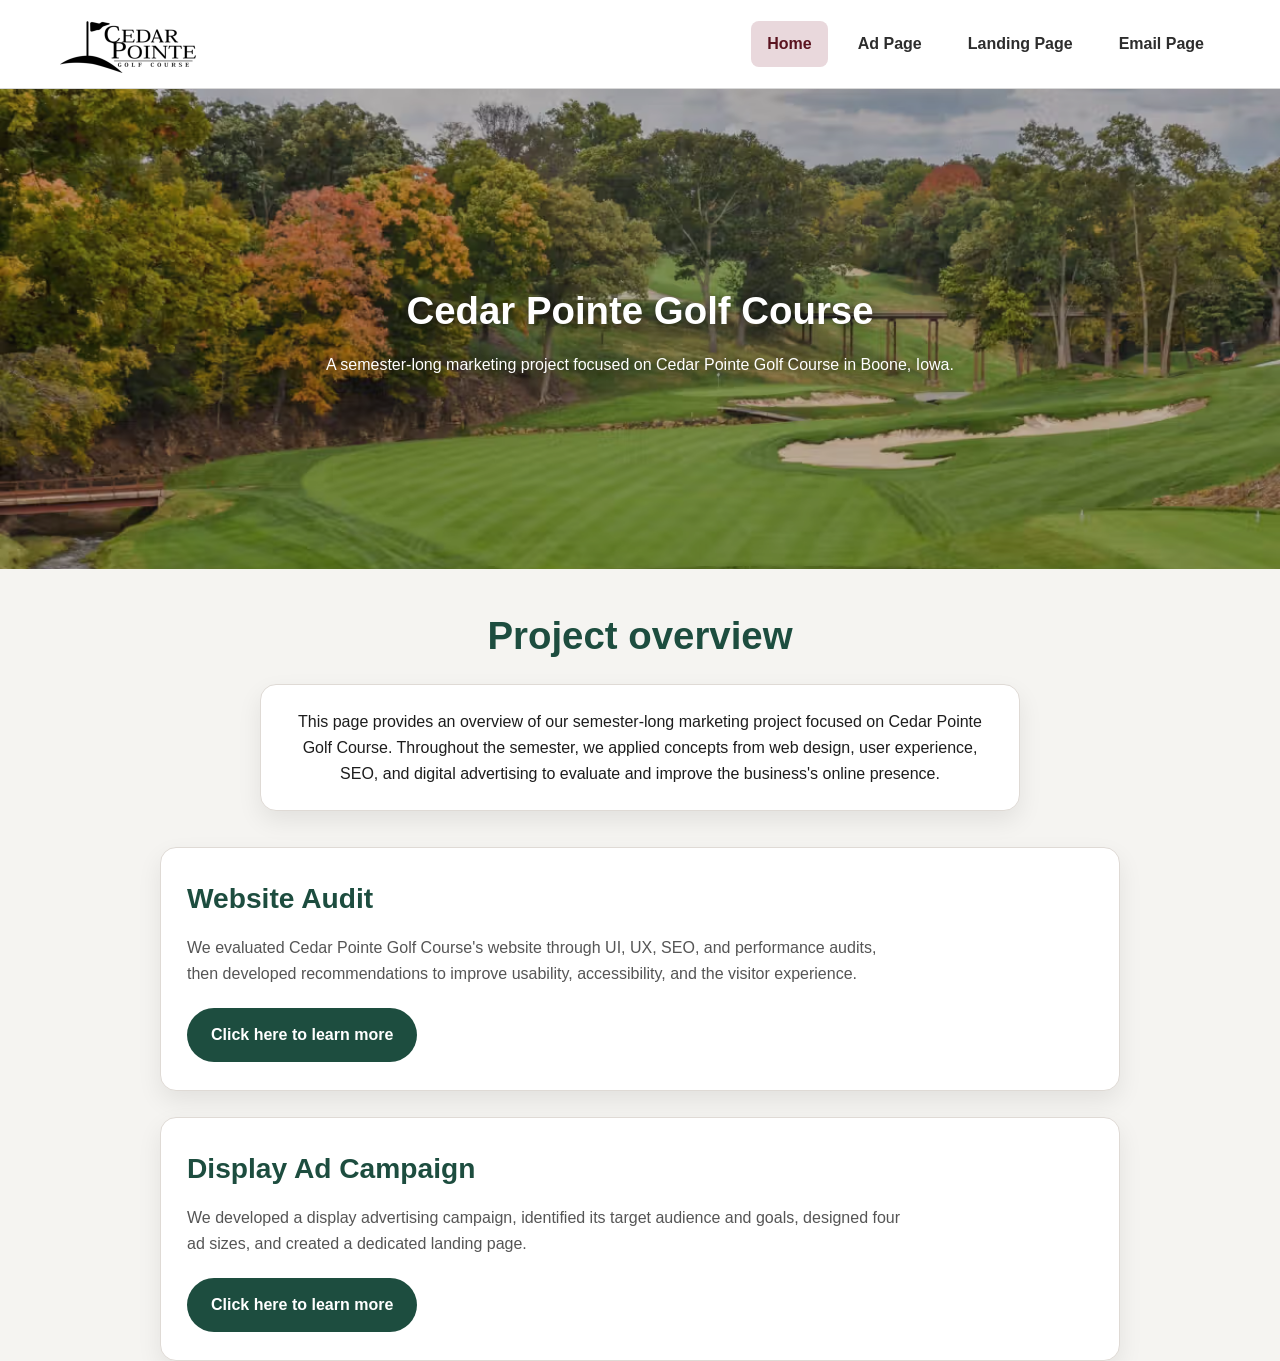
<file: index.html>
<!DOCTYPE html>
<html lang="en">
  <head>
    <meta charset="UTF-8" />
    <meta name="viewport" content="width=device-width, initial-scale=1.0" />
    <title>Cedar Pointe Golf Course | Home</title>
    <style>
      :root { --green:#1d4d3f; --green-dark:#163e32; --white:#fff; --light-bg:#f5f4f1; --muted:#555; --border:#dfdad5; --shadow:0 10px 24px rgba(0,0,0,.08); --nav-hover:#e9d8dc; }
      * { box-sizing:border-box; margin:0; padding:0; }
      body { font-family:Arial,sans-serif; background:var(--light-bg); color:#1d1d1d; line-height:1.6; }
      img { display:block; max-width:100%; }
      a { color:inherit; }
      .topbar { background:var(--white); border-bottom:1px solid #d8d8d8; box-shadow:0 2px 8px rgba(0,0,0,.04); }
      .container { max-width:1200px; margin:0 auto; padding:0 20px; }
      .header-inner { display:flex; align-items:center; justify-content:space-between; min-height:88px; }
      .logo img { height:58px; width:auto; max-width:220px; object-fit:contain; }
      .top-nav { display:flex; align-items:center; gap:14px; flex-wrap:wrap; }
      .top-nav a { text-decoration:none; color:#2d2d2d; font-weight:700; padding:10px 16px; border-radius:8px; }
      .top-nav a:hover,.top-nav a:focus-visible,.top-nav a.active { background:var(--nav-hover); color:#5b1420; }
      .top-nav a:focus-visible,.assignment-button:focus-visible { outline:3px solid #1d63b0; outline-offset:2px; }
      .hero { position:relative; overflow:hidden; background:#e9e1d5; }
      .hero img { width:100%; height:clamp(260px,38vw,480px); object-fit:cover; }
      .hero-copy { position:absolute; inset:0; display:grid; place-content:center; text-align:center; padding:24px; color:#fff; background:rgba(28,19,18,.28); text-shadow:0 3px 10px rgba(0,0,0,.45); }
      .hero-copy h1 { font-size:clamp(2.1rem,3vw,3.5rem); }
      .hero-copy p { margin-top:10px; }
      .content { max-width:1000px; margin:0 auto; padding:36px 20px 0; }
      .overview { text-align:center; }
      h2,.assignment-card h3 { color:var(--green); }
      .overview h2 { font-size:clamp(2rem,3vw,2.6rem); margin-bottom:18px; }
      .overview-box,.assignment-card { background:#fff; border:1px solid var(--border); border-radius:16px; box-shadow:var(--shadow); padding:24px 28px; }
      .overview-box { max-width:760px; margin:auto; }
      .assignment-grid { display:grid; gap:26px; padding-top:36px; }
      .assignment-card { padding:28px 26px; }
      .assignment-card h3 { font-size:clamp(1.7rem,2.2vw,2.2rem); margin-bottom:14px; }
      .assignment-card p { color:var(--muted); margin-bottom:22px; max-width:720px; }
      .assignment-button { display:inline-block; padding:14px 24px; border-radius:999px; background:var(--green); color:#fff; font-weight:700; text-decoration:none; }
      .assignment-button:hover { background:var(--green-dark); }
      @media(max-width:600px) { .header-inner { flex-direction:column; align-items:flex-start; padding:14px 0; } .top-nav { gap:8px; } .overview-box,.assignment-card { padding:20px 16px; } }
    </style>
  </head>
  <body>
    <header class="topbar"><div class="container header-inner">
      <a href="index.html" class="logo" aria-label="Cedar Pointe Home"><img src="cedar-pointe-logo-300x116.png" alt="Cedar Pointe Golf Course" /></a>
      <nav class="top-nav" aria-label="Main navigation">
        <a href="index.html" class="active" aria-current="page">Home</a>
        <a href="ad-page.html">Ad Page</a>
        <a href="landing-page.html">Landing Page</a>
        <a href="email.html">Email Page</a>
      </nav>
    </div></header>
    <main>
      <section class="hero" aria-label="Cedar Pointe Golf Course banner"><img src="Cedar_Pointe.avif" alt="Cedar Pointe Golf Course" /><div class="hero-copy"><h1>Cedar Pointe Golf Course</h1><p>A semester-long marketing project focused on Cedar Pointe Golf Course in Boone, Iowa.</p></div></section>
      <section class="content overview"><h2>Project overview</h2><div class="overview-box"><p>This page provides an overview of our semester-long marketing project focused on Cedar Pointe Golf Course. Throughout the semester, we applied concepts from web design, user experience, SEO, and digital advertising to evaluate and improve the business's online presence.</p></div></section>
      <section class="content assignment-grid" aria-label="Project assignments">
        <article class="assignment-card"><h3>Website Audit</h3><p>We evaluated Cedar Pointe Golf Course's website through UI, UX, SEO, and performance audits, then developed recommendations to improve usability, accessibility, and the visitor experience.</p><a class="assignment-button" href="website-audit.html">Click here to learn more</a></article>
        <article class="assignment-card"><h3>Display Ad Campaign</h3><p>We developed a display advertising campaign, identified its target audience and goals, designed four ad sizes, and created a dedicated landing page.</p><a class="assignment-button" href="display-ad-campaign.html">Click here to learn more</a></article>
      </section>
    </main>
  </body>
</html>
</file>
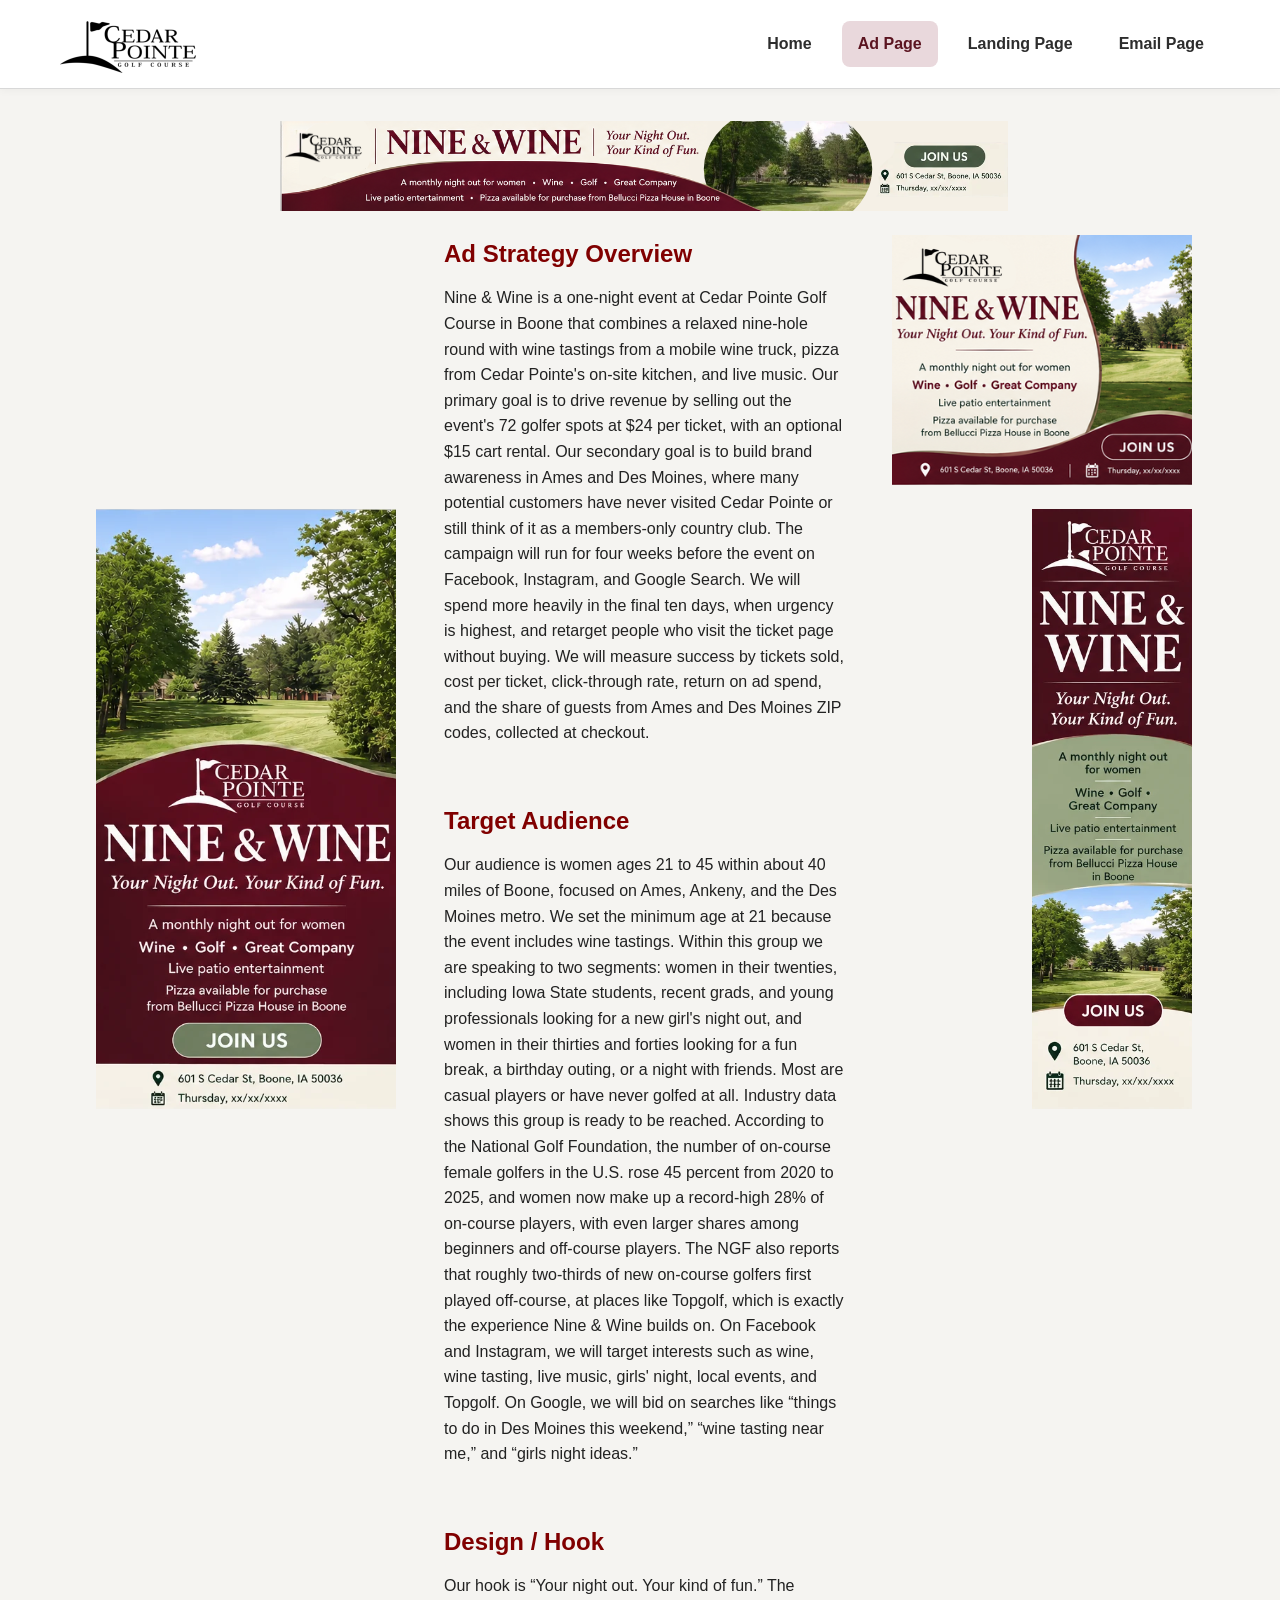
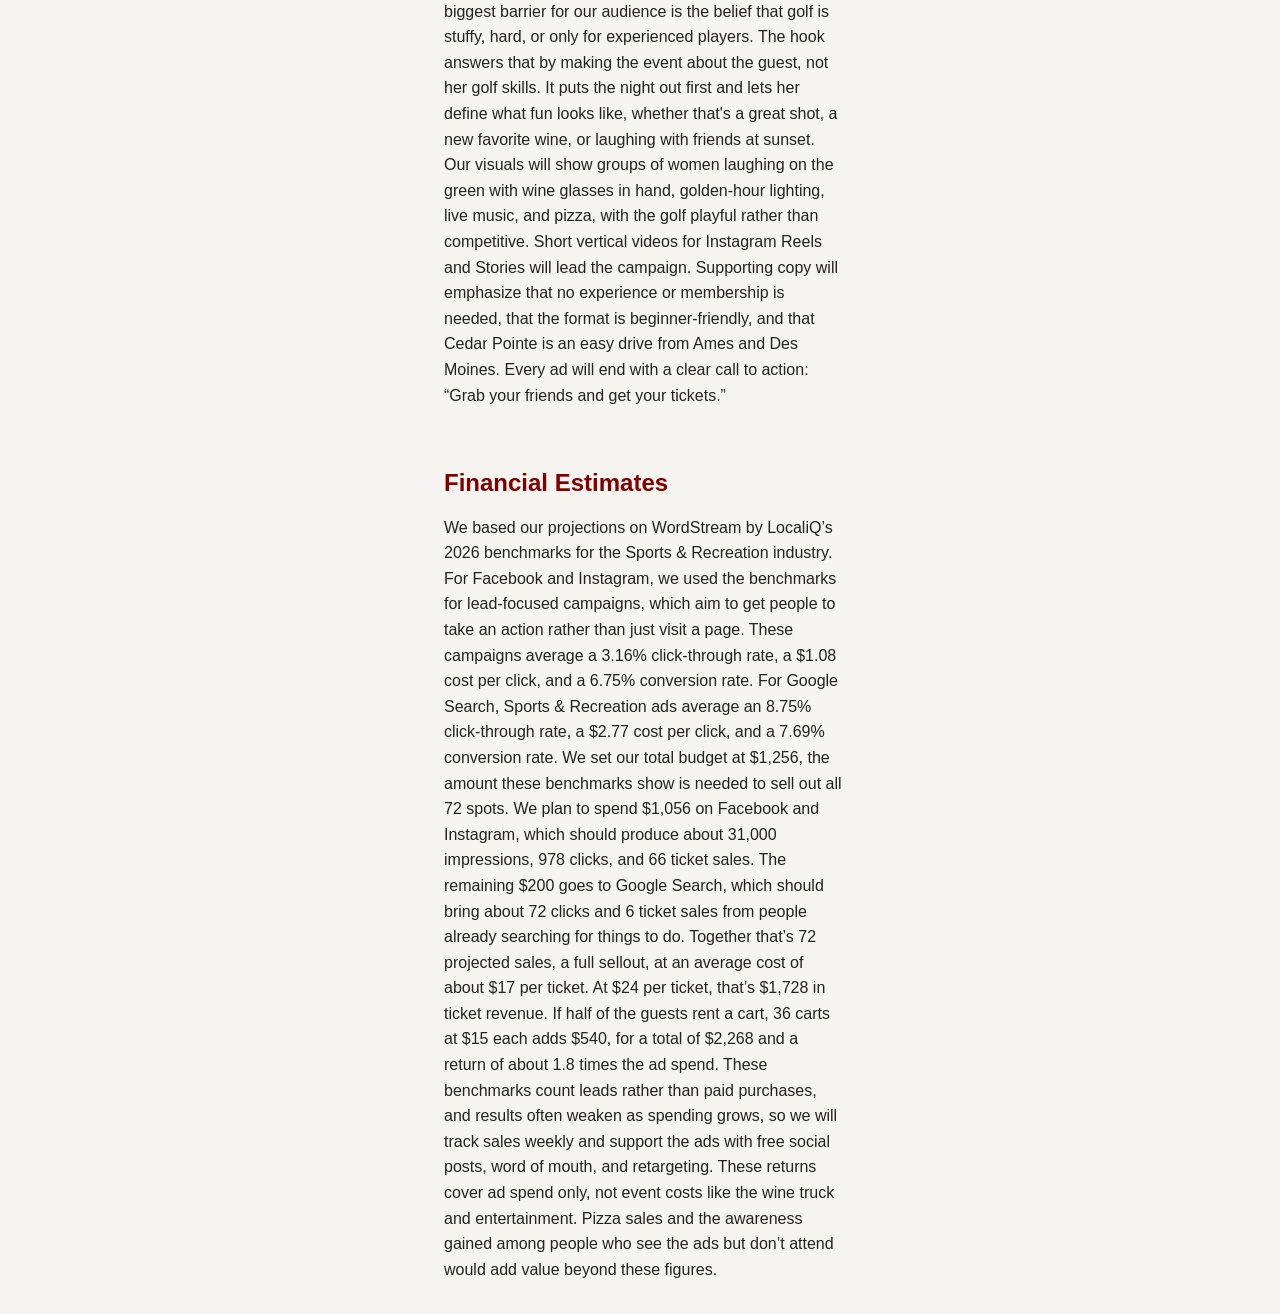
<file: ad-page.html>
<!DOCTYPE html>
<html lang="en">
<head>
  <meta charset="UTF-8">
  <meta name="viewport" content="width=device-width, initial-scale=1.0">
  <title>Our Ads</title>
  <link rel="stylesheet" href="styles.css" />
  <style>
    :root {
      --maroon: #800000;
      --ad-gap: 24px;
      --rect-height: 250px;
    }

    * { box-sizing: border-box; }

    body {
      margin: 0;
      background: #f5f4f1;
      color: #222;
      font-family: Arial, sans-serif;
      line-height: 1.6;
    }

    .page {
      padding: 32px 1in;
      min-width: calc(300px + 300px + 400px + 96px + 2in);
    }

    .ad-link {
      display: block;
      line-height: 0;
    }

    .ad-link img {
      display: block;
    }

    .leaderboard {
      display: flex;
      justify-content: center;
      margin-bottom: var(--ad-gap);
    }

    .leaderboard img { width: 728px; height: 90px; }

    .layout {
      display: grid;
      grid-template-columns: 300px minmax(400px, 1fr) 300px;
      gap: 48px;
      align-items: start;
    }

    .left-col {
      padding-top: calc(var(--rect-height) + var(--ad-gap));
    }
    .left-col img { width: 300px; height: 600px; }

    .strategy {
      width: 100%;
      max-width: 720px;
      justify-self: center;
    }

    .right-col {
      display: flex;
      flex-direction: column;
      align-items: flex-end;
      gap: var(--ad-gap);
    }
    .right-col .medium-rect img { width: 300px; height: 250px; }
    .right-col .skyscraper img { width: 160px; height: 600px; }

    .strategy h2 {
      color: var(--maroon);
      font-family: Arial, sans-serif;
      font-weight: 700;
      margin: 0 0 12px;
    }

    .strategy section + section {
      margin-top: 56px;
    }

    .strategy p {
      margin: 0;
    }
  </style>
</head>
<body>
  <header class="topbar">
    <div class="container header-inner">
      <a href="index.html" class="logo" aria-label="Cedar Pointe Home">
        <img src="cedar-pointe-logo-300x116.png" alt="Cedar Pointe Golf Course" />
      </a>

      <nav class="top-nav" aria-label="Main navigation">
        <a href="index.html">Home</a>
        <a href="ad-page.html" class="active" aria-current="page">Ad Page</a>
        <a href="landing-page.html">Landing Page</a>
        <a href="email.html">Email Page</a>
      </nav>
    </div>
  </header>

  <main class="page">
    <div class="leaderboard">
      <a class="ad-link" href="landing-page.html">
        <img src="%28728%20x%2090%20px%29.png" alt="Leaderboard ad">
      </a>
    </div>

    <div class="layout">
      <aside class="left-col">
        <a class="ad-link" href="landing-page.html">
          <img src="%28300%20x%20600%20px%29.png" alt="Half page ad">
        </a>
      </aside>

      <article class="strategy">
        <section>
          <h2>Ad Strategy Overview</h2>
          <p>Nine &amp; Wine is a one-night event at Cedar Pointe Golf Course in Boone that combines a relaxed nine-hole round with wine tastings from a mobile wine truck, pizza from Cedar Pointe's on-site kitchen, and live music. Our primary goal is to drive revenue by selling out the event's 72 golfer spots at $24 per ticket, with an optional $15 cart rental. Our secondary goal is to build brand awareness in Ames and Des Moines, where many potential customers have never visited Cedar Pointe or still think of it as a members-only country club. The campaign will run for four weeks before the event on Facebook, Instagram, and Google Search. We will spend more heavily in the final ten days, when urgency is highest, and retarget people who visit the ticket page without buying. We will measure success by tickets sold, cost per ticket, click-through rate, return on ad spend, and the share of guests from Ames and Des Moines ZIP codes, collected at checkout.</p>
        </section>
        <section>
          <h2>Target Audience</h2>
          <p>Our audience is women ages 21 to 45 within about 40 miles of Boone, focused on Ames, Ankeny, and the Des Moines metro. We set the minimum age at 21 because the event includes wine tastings. Within this group we are speaking to two segments: women in their twenties, including Iowa State students, recent grads, and young professionals looking for a new girl's night out, and women in their thirties and forties looking for a fun break, a birthday outing, or a night with friends. Most are casual players or have never golfed at all. Industry data shows this group is ready to be reached. According to the National Golf Foundation, the number of on-course female golfers in the U.S. rose 45 percent from 2020 to 2025, and women now make up a record-high 28% of on-course players, with even larger shares among beginners and off-course players. The NGF also reports that roughly two-thirds of new on-course golfers first played off-course, at places like Topgolf, which is exactly the experience Nine &amp; Wine builds on. On Facebook and Instagram, we will target interests such as wine, wine tasting, live music, girls' night, local events, and Topgolf. On Google, we will bid on searches like “things to do in Des Moines this weekend,” “wine tasting near me,” and “girls night ideas.”</p>
        </section>
        <section>
          <h2>Design / Hook</h2>
          <p>Our hook is “Your night out. Your kind of fun.” The biggest barrier for our audience is the belief that golf is stuffy, hard, or only for experienced players. The hook answers that by making the event about the guest, not her golf skills. It puts the night out first and lets her define what fun looks like, whether that's a great shot, a new favorite wine, or laughing with friends at sunset. Our visuals will show groups of women laughing on the green with wine glasses in hand, golden-hour lighting, live music, and pizza, with the golf playful rather than competitive. Short vertical videos for Instagram Reels and Stories will lead the campaign. Supporting copy will emphasize that no experience or membership is needed, that the format is beginner-friendly, and that Cedar Pointe is an easy drive from Ames and Des Moines. Every ad will end with a clear call to action: “Grab your friends and get your tickets.”</p>
        </section>
        <section>
          <h2>Financial Estimates</h2>
          <p>We based our projections on WordStream by LocaliQ’s 2026 benchmarks for the Sports &amp; Recreation industry. For Facebook and Instagram, we used the benchmarks for lead-focused campaigns, which aim to get people to take an action rather than just visit a page. These campaigns average a 3.16% click-through rate, a $1.08 cost per click, and a 6.75% conversion rate. For Google Search, Sports &amp; Recreation ads average an 8.75% click-through rate, a $2.77 cost per click, and a 7.69% conversion rate. We set our total budget at $1,256, the amount these benchmarks show is needed to sell out all 72 spots. We plan to spend $1,056 on Facebook and Instagram, which should produce about 31,000 impressions, 978 clicks, and 66 ticket sales. The remaining $200 goes to Google Search, which should bring about 72 clicks and 6 ticket sales from people already searching for things to do. Together that’s 72 projected sales, a full sellout, at an average cost of about $17 per ticket. At $24 per ticket, that’s $1,728 in ticket revenue. If half of the guests rent a cart, 36 carts at $15 each adds $540, for a total of $2,268 and a return of about 1.8 times the ad spend. These benchmarks count leads rather than paid purchases, and results often weaken as spending grows, so we will track sales weekly and support the ads with free social posts, word of mouth, and retargeting. These returns cover ad spend only, not event costs like the wine truck and entertainment. Pizza sales and the awareness gained among people who see the ads but don’t attend would add value beyond these figures.</p>
        </section>
      </article>

      <aside class="right-col">
        <a class="ad-link medium-rect" href="landing-page.html">
          <img src="%28300%20x%20250%20px%29.png" alt="Medium rectangle ad">
        </a>
        <a class="ad-link skyscraper" href="landing-page.html">
          <img src="%28160%20x%20600%20px%29.png" alt="Wide skyscraper ad">
        </a>
      </aside>
    </div>
  </main>
</body>
</html>
</file>
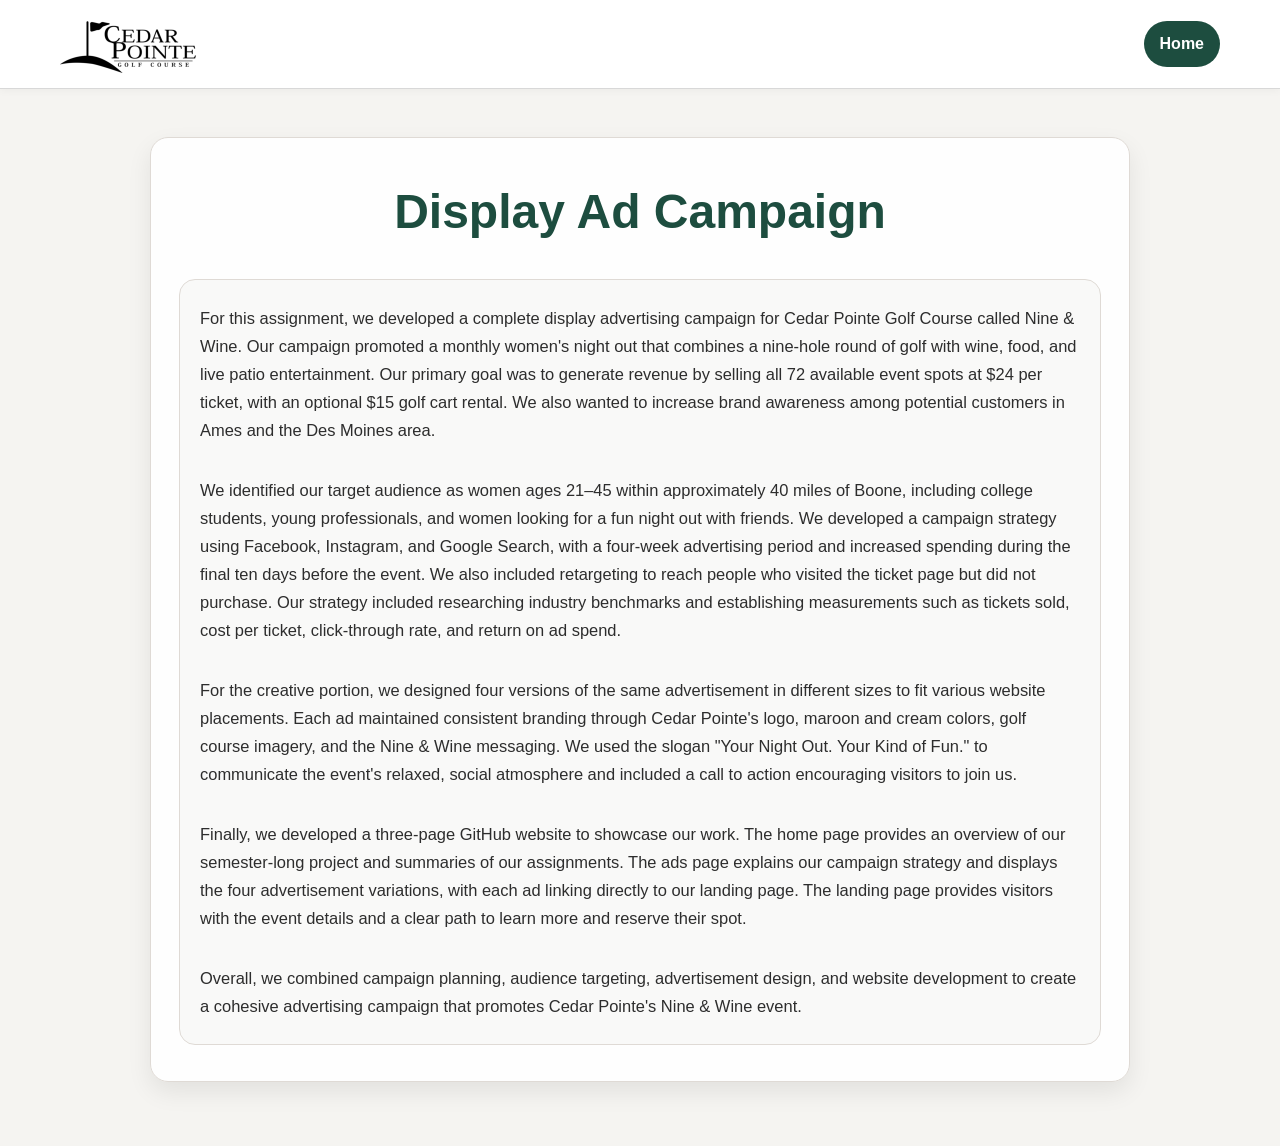
<file: display-ad-campaign.html>
<!DOCTYPE html>
<html lang="en">
  <head>
    <meta charset="UTF-8" />
    <meta name="viewport" content="width=device-width, initial-scale=1.0" />
    <title>Display Ad Campaign</title>
    <style>
      :root {
        --green: #1d4d3f;
        --green-dark: #163e32;
        --white: #ffffff;
        --light-bg: #f5f4f1;
        --muted: #555555;
        --border: #dfdad5;
        --shadow: 0 10px 24px rgba(0, 0, 0, 0.08);
      }

      * {
        box-sizing: border-box;
        margin: 0;
        padding: 0;
      }

      body {
        margin: 0;
        font-family: Arial, sans-serif;
        background: var(--light-bg);
        color: #1d1d1d;
        line-height: 1.6;
      }

      img {
        display: block;
        max-width: 100%;
      }

      a {
        color: inherit;
      }

      .topbar {
        background: var(--white);
        border-bottom: 1px solid #d8d8d8;
        box-shadow: 0 2px 8px rgba(0, 0, 0, 0.04);
      }

      .container {
        max-width: 1200px;
        margin: 0 auto;
        padding: 0 20px;
      }

      .header-inner {
        display: flex;
        align-items: center;
        justify-content: space-between;
        min-height: 88px;
      }

      .logo {
        display: flex;
        align-items: center;
      }

      .logo img {
        height: 58px;
        width: auto;
        max-width: 220px;
        object-fit: contain;
      }

      .home-link {
        display: inline-block;
        padding: 10px 16px;
        border-radius: 999px;
        background: var(--green);
        color: var(--white);
        text-decoration: none;
        font-weight: 700;
      }

      .home-link:hover,
      .home-link:focus-visible {
        background: var(--green-dark);
      }

      main {
        padding: 48px 20px 64px;
      }

      .detail-page {
        max-width: 980px;
        margin: 0 auto;
        background: rgba(255, 255, 255, 0.9);
        border: 1px solid var(--border);
        border-radius: 18px;
        box-shadow: var(--shadow);
        padding: 36px 28px;
      }

      h1 {
        text-align: center;
        color: var(--green);
        font-size: clamp(2.2rem, 4vw, 3rem);
        margin-bottom: 28px;
      }

      .content-box {
        min-height: 220px;
        background: #f9f9f8;
        border: 1px solid var(--border);
        border-radius: 16px;
        padding: 24px 20px;
      }

      .content-box p {
        color: #2d2d2d;
        font-size: 1.03rem;
        line-height: 1.7;
        margin: 0 0 2rem;
      }

      .content-box p:last-child {
        margin-bottom: 0;
      }

      @media (max-width: 600px) {
        .header-inner {
          flex-direction: column;
          align-items: flex-start;
          justify-content: center;
          padding-top: 14px;
          padding-bottom: 14px;
        }
      }
    </style>
  </head>
  <body>
    <header class="topbar">
      <div class="container header-inner">
        <a href="index.html" class="logo" aria-label="Cedar Pointe Home">
          <img src="cedar-pointe-logo-300x116.png" alt="Cedar Pointe Golf Course" />
        </a>
        <a href="index.html" class="home-link">Home</a>
      </div>
    </header>

    <main>
      <section class="detail-page" aria-labelledby="display-ad-campaign-title">
        <h1 id="display-ad-campaign-title">Display Ad Campaign</h1>
        <div class="content-box">
          <p>
            For this assignment, we developed a complete display advertising campaign for Cedar Pointe Golf Course called Nine &amp; Wine. Our campaign promoted a monthly women's night out that combines a nine-hole round of golf with wine, food, and live patio entertainment. Our primary goal was to generate revenue by selling all 72 available event spots at $24 per ticket, with an optional $15 golf cart rental. We also wanted to increase brand awareness among potential customers in Ames and the Des Moines area.
          </p>

          <p>
            We identified our target audience as women ages 21–45 within approximately 40 miles of Boone, including college students, young professionals, and women looking for a fun night out with friends. We developed a campaign strategy using Facebook, Instagram, and Google Search, with a four-week advertising period and increased spending during the final ten days before the event. We also included retargeting to reach people who visited the ticket page but did not purchase. Our strategy included researching industry benchmarks and establishing measurements such as tickets sold, cost per ticket, click-through rate, and return on ad spend.
          </p>

          <p>
            For the creative portion, we designed four versions of the same advertisement in different sizes to fit various website placements. Each ad maintained consistent branding through Cedar Pointe's logo, maroon and cream colors, golf course imagery, and the Nine &amp; Wine messaging. We used the slogan "Your Night Out. Your Kind of Fun." to communicate the event's relaxed, social atmosphere and included a call to action encouraging visitors to join us.
          </p>

          <p>
            Finally, we developed a three-page GitHub website to showcase our work. The home page provides an overview of our semester-long project and summaries of our assignments. The ads page explains our campaign strategy and displays the four advertisement variations, with each ad linking directly to our landing page. The landing page provides visitors with the event details and a clear path to learn more and reserve their spot.
          </p>

          <p>
            Overall, we combined campaign planning, audience targeting, advertisement design, and website development to create a cohesive advertising campaign that promotes Cedar Pointe's Nine &amp; Wine event.
          </p>
        </div>
      </section>
    </main>
  </body>
</html>
</file>
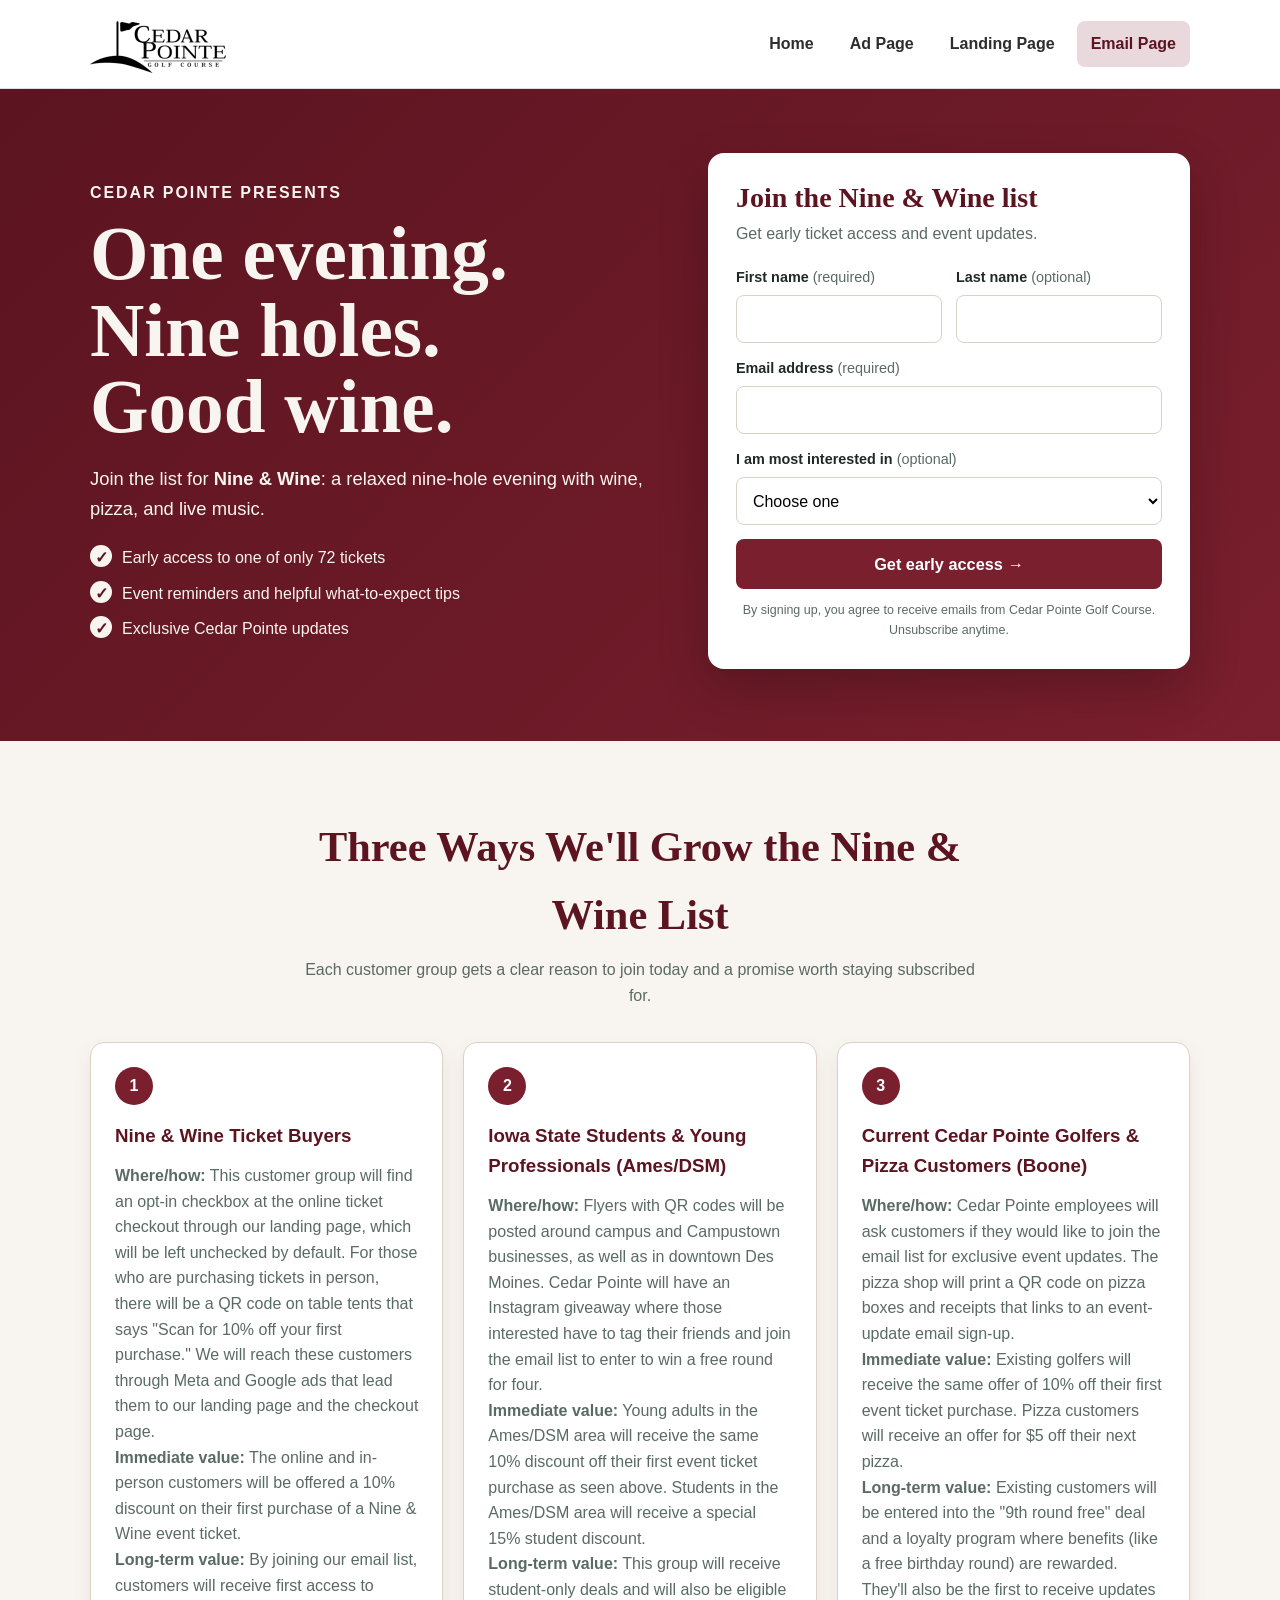
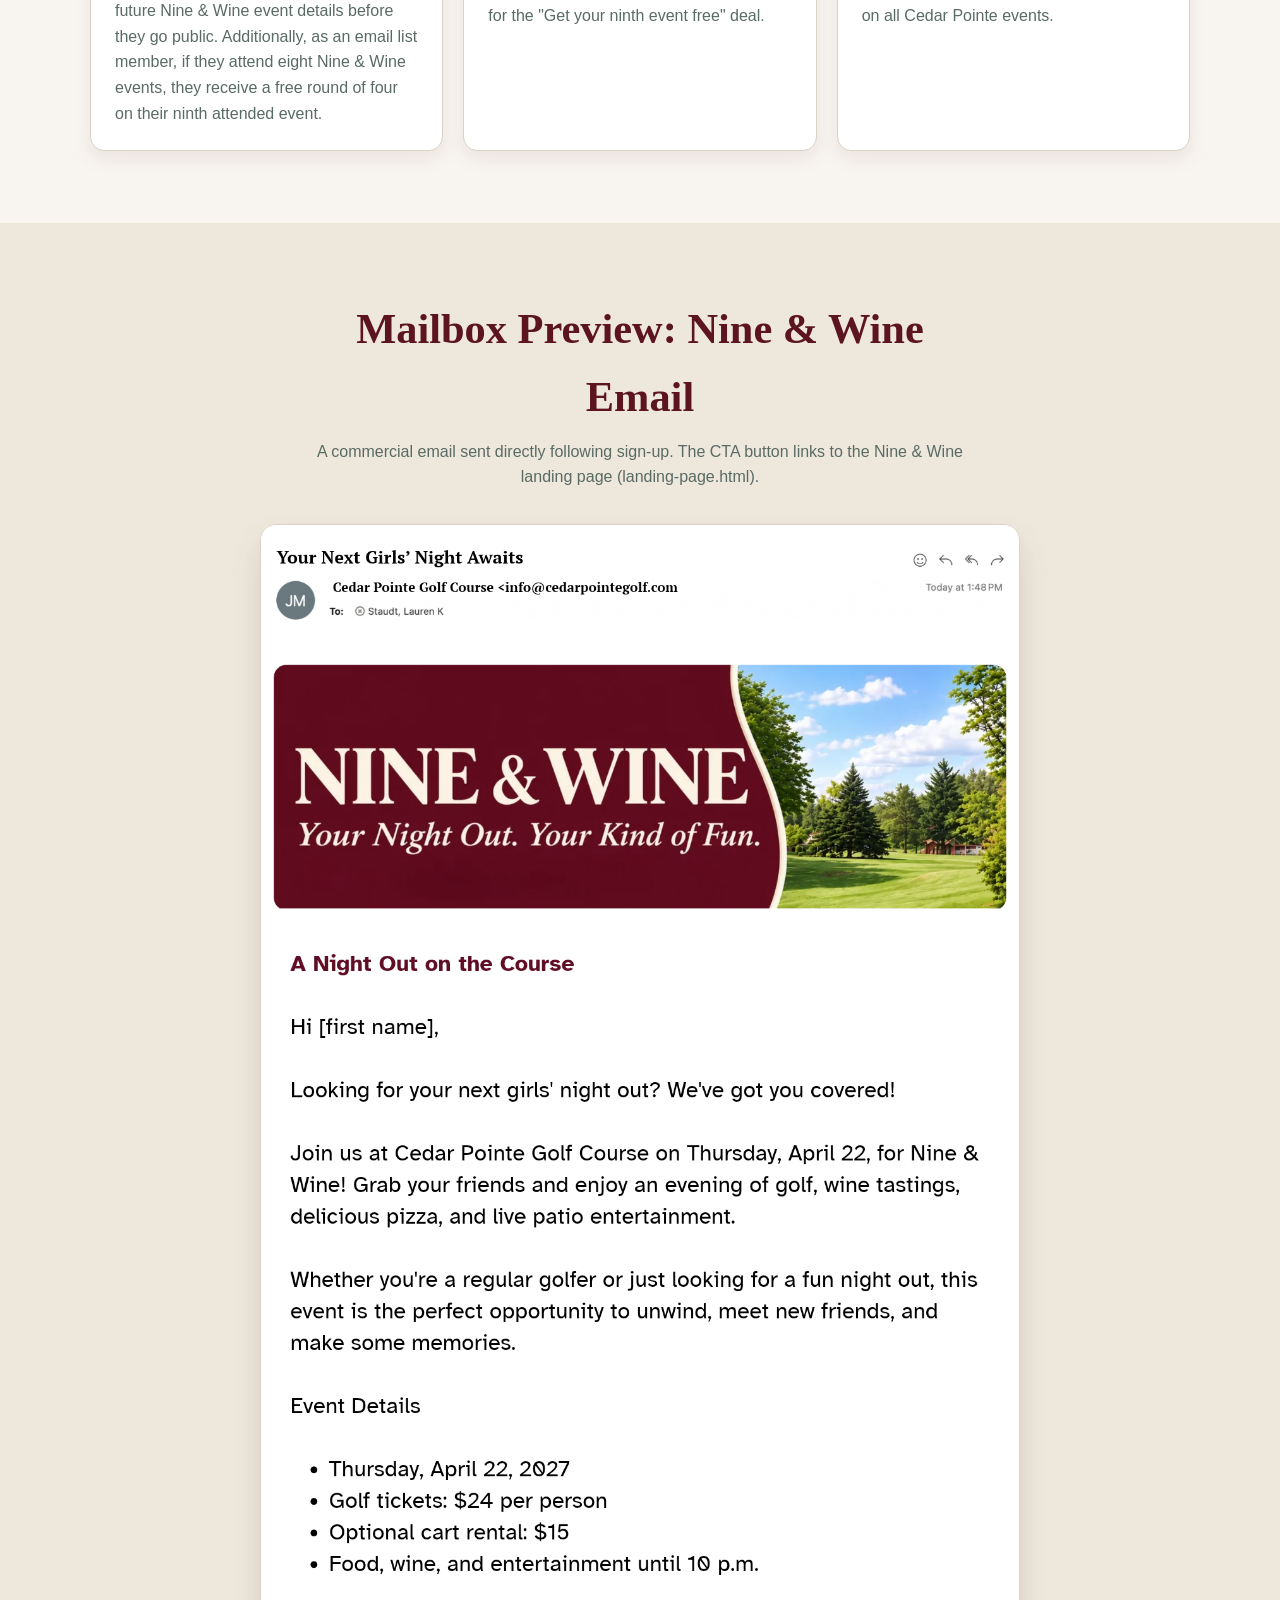
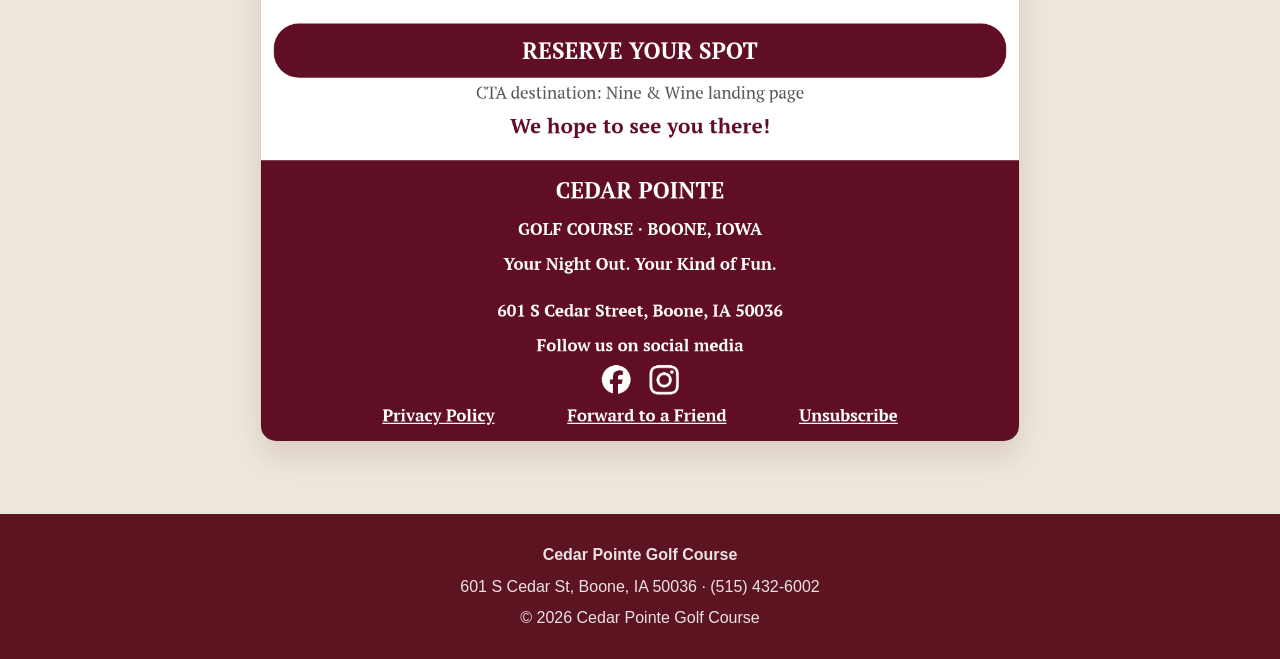
<file: email.html>
<!DOCTYPE html>
<html lang="en">
<head>
  <meta charset="UTF-8">
  <meta name="viewport" content="width=device-width, initial-scale=1.0">
  <title>Nine & Wine | Cedar Pointe Golf Course</title>
  <meta name="description" content="Join the Cedar Pointe Nine & Wine list for early ticket access, event reminders, and exclusive updates.">
  <style>
    :root {
      --burgundy-dark: #5b1420;
      --burgundy: #7a1f2d;
      --burgundy-soft: #f3e7ea;
      --cream: #f8f5f0;
      --cream-dark: #eee8dc;
      --white: #fff;
      --ink: #1f2a27;
      --muted: #5a6a64;
      --border: #d9d2c5;
    }
    * { box-sizing: border-box; margin: 0; padding: 0; }
    html { scroll-behavior: smooth; }
    body { font-family: Arial, Helvetica, sans-serif; color: var(--ink); background: var(--cream); line-height: 1.6; }
    img { max-width: 100%; display: block; }
    a { color: inherit; }
    .container { width: min(1100px, calc(100% - 40px)); margin: 0 auto; }

    .site-header { background: var(--white); border-bottom: 1px solid #ddd; position: sticky; top: 0; z-index: 10; }
    .header-inner { min-height: 88px; display: flex; align-items: center; justify-content: space-between; gap: 24px; }
    .logo { display: flex; align-items: center; gap: 12px; text-decoration: none; color: var(--burgundy-dark); font-weight: 800; }
    .logo img { height: 58px; width: auto; }
    .top-nav { display: flex; flex-wrap: wrap; gap: 8px; }
    .top-nav a { text-decoration: none; color: #2d2d2d; font-weight: 700; padding: 10px 14px; border-radius: 8px; }
    .top-nav a:hover, .top-nav a:focus-visible, .top-nav a.active { background: #e9d8dc; color: #5b1420; }

    .hero { background: linear-gradient(135deg, var(--burgundy-dark), var(--burgundy)); color: var(--cream); padding: 64px 0 72px; }
    .hero-grid { display: grid; grid-template-columns: 1.08fr 0.92fr; gap: 52px; align-items: center; }
    .eyebrow { color: var(--cream); font-weight: 800; letter-spacing: 0.12em; text-transform: uppercase; margin-bottom: 10px; }
    .hero h1 { font-family: Georgia, "Times New Roman", serif; font-size: clamp(2.6rem, 6vw, 4.7rem); line-height: 1.02; margin-bottom: 18px; }
    .lead { max-width: 560px; font-size: 1.15rem; margin-bottom: 22px; }
    .benefits { list-style: none; display: grid; gap: 10px; }
    .benefits li { display: flex; align-items: flex-start; gap: 10px; }
    .check { width: 22px; height: 22px; flex: 0 0 22px; border-radius: 50%; background: var(--cream); color: var(--burgundy-dark); display: inline-grid; place-items: center; font-weight: 900; }

    .form-card { background: var(--white); color: var(--ink); border-radius: 16px; padding: 28px; box-shadow: 0 20px 50px rgba(0,0,0,.22); }
    .form-card h2 { color: var(--burgundy-dark); font-family: Georgia, serif; font-size: 1.75rem; line-height: 1.2; margin-bottom: 6px; }
    .form-sub { color: var(--muted); margin-bottom: 20px; }
    .form-row { display: grid; grid-template-columns: 1fr 1fr; gap: 14px; }
    .field { display: grid; gap: 6px; margin-bottom: 14px; }
    .field label { font-size: .9rem; font-weight: 800; }
    .optional { color: var(--muted); font-weight: 400; }
    .field input, .field select { width: 100%; min-height: 48px; border: 1.5px solid var(--border); border-radius: 8px; padding: 10px 12px; font: inherit; background: var(--white); }
    .field input:focus, .field select:focus { border-color: var(--burgundy); outline: 3px solid rgba(122,31,45,.18); }
    .submit-button { width: 100%; min-height: 50px; border: 0; border-radius: 8px; background: var(--burgundy); color: var(--white); font-weight: 900; font-size: 1.02rem; cursor: pointer; }
    .submit-button:hover { background: var(--burgundy-dark); }
    .form-note { margin-top: 12px; font-size: .78rem; color: var(--muted); text-align: center; }
    .form-status { display: none; margin-top: 12px; padding: 12px; border-radius: 8px; background: var(--burgundy-soft); color: var(--burgundy-dark); font-weight: 700; text-align: center; }
    .form-status.visible { display: block; }

    .section { padding: 72px 0; }
    .section-heading { max-width: 680px; margin: 0 auto 34px; text-align: center; }
    .section-heading h2 { color: var(--burgundy-dark); font-family: Georgia, serif; font-size: clamp(2rem, 4vw, 2.65rem); margin-bottom: 8px; }
    .section-heading p { color: var(--muted); }
    .audience-grid { display: grid; grid-template-columns: repeat(3, 1fr); gap: 20px; }
    .audience-card { background: var(--white); border: 1px solid var(--border); border-radius: 14px; padding: 24px; box-shadow: 0 8px 20px rgba(91,20,32,.08); }
    .audience-number { width: 38px; height: 38px; display: grid; place-items: center; border-radius: 50%; background: var(--burgundy); color: var(--white); font-weight: 900; margin-bottom: 16px; }
    .audience-card h3 { color: var(--burgundy-dark); margin-bottom: 12px; }
    .audience-card p { color: var(--muted); }

    .mailbox-section { background: var(--cream-dark); }
    .mailbox { max-width: 760px; margin: 0 auto; background: var(--white); border: 1px solid var(--border); border-radius: 16px; box-shadow: 0 16px 32px rgba(91,20,32,.12); overflow: hidden; }
    .mailbox-image { margin: 0; }
    .mailbox-image img { width: 100%; height: auto; display: block; }

    .site-footer { background: var(--burgundy-dark); color: rgba(255,255,255,.88); padding: 28px 0; text-align: center; }
    .site-footer p + p { margin-top: 6px; }

    :focus-visible { outline: 3px solid #1d63b0; outline-offset: 3px; }
    @media (max-width: 900px) {
      .hero-grid { grid-template-columns: 1fr; }
      .audience-grid { grid-template-columns: 1fr; }
    }
    @media (max-width: 640px) {
      .container { width: min(100% - 28px, 1100px); }
      .header-inner { min-height: auto; padding: 12px 0; align-items: flex-start; flex-direction: column; }
      .top-nav { gap: 4px; }
      .top-nav a { padding: 8px 9px; }
      .hero { padding: 44px 0 52px; }
      .hero-grid { gap: 30px; }
      .form-row { grid-template-columns: 1fr; }
      .section { padding: 52px 0; }
    }
  </style>
</head>
<body>
  <header class="site-header">
    <div class="container header-inner">
      <a class="logo" href="index.html" aria-label="Cedar Pointe Golf Course home">
        <img src="cedar-pointe-logo-300x116.png" alt="Cedar Pointe Golf Course">
      </a>
      <nav class="top-nav" aria-label="Main navigation">
        <a href="index.html">Home</a>
        <a href="ad-page.html">Ad Page</a>
        <a href="landing-page.html">Landing Page</a>
        <a class="active" href="email.html" aria-current="page">Email Page</a>
      </nav>
    </div>
  </header>

  <main>
    <section class="hero" id="signup">
      <div class="container hero-grid">
        <div>
          <p class="eyebrow">Cedar Pointe presents</p>
          <h1>One evening.<br>Nine holes.<br>Good wine.</h1>
          <p class="lead">Join the list for <strong>Nine & Wine</strong>: a relaxed nine-hole evening with wine, pizza, and live music.</p>
          <ul class="benefits">
            <li><span class="check">✓</span><span>Early access to one of only 72 tickets</span></li>
            <li><span class="check">✓</span><span>Event reminders and helpful what-to-expect tips</span></li>
            <li><span class="check">✓</span><span>Exclusive Cedar Pointe updates</span></li>
          </ul>
        </div>

        <div class="form-card">
          <h2>Join the Nine & Wine list</h2>
          <p class="form-sub">Get early ticket access and event updates.</p>
          <form id="signup-form">
            <div class="form-row">
              <div class="field">
                <label for="first-name">First name <span class="optional">(required)</span></label>
                <input id="first-name" name="first_name" type="text" autocomplete="given-name" required>
              </div>
              <div class="field">
                <label for="last-name">Last name <span class="optional">(optional)</span></label>
                <input id="last-name" name="last_name" type="text" autocomplete="family-name">
              </div>
            </div>
            <div class="field">
              <label for="email">Email address <span class="optional">(required)</span></label>
              <input id="email" name="email" type="email" autocomplete="email" required>
            </div>
            <div class="field">
              <label for="interest">I am most interested in <span class="optional">(optional)</span></label>
              <select id="interest" name="interest">
                <option value="">Choose one</option>
                <option>Nine & Wine tickets</option>
                <option>Other Cedar Pointe events</option>
                <option>General course updates</option>
              </select>
            </div>
            <button class="submit-button" type="submit">Get early access →</button>
            <p class="form-note">By signing up, you agree to receive emails from Cedar Pointe Golf Course. Unsubscribe anytime.</p>
            <p class="form-status" id="form-status" role="status">You’re on the list! Watch your inbox for updates.</p>
          </form>
        </div>
      </div>
    </section>

    <section class="section" id="strategy">
      <div class="container">
        <div class="section-heading">
          <h2>Three Ways We'll Grow the Nine &amp; Wine List</h2>
          <p>Each customer group gets a clear reason to join today and a promise worth staying subscribed for.</p>
        </div>
        <div class="audience-grid">
          <article class="audience-card">
            <div class="audience-number">1</div>
            <h3>Nine &amp; Wine Ticket Buyers</h3>
            <p><strong>Where/how:</strong> This customer group will find an opt-in checkbox at the online ticket checkout through our landing page, which will be left unchecked by default. For those who are purchasing tickets in person, there will be a QR code on table tents that says "Scan for 10% off your first purchase." We will reach these customers through Meta and Google ads that lead them to our landing page and the checkout page.</p>
            <p><strong>Immediate value:</strong> The online and in-person customers will be offered a 10% discount on their first purchase of a Nine &amp; Wine event ticket.</p>
            <p><strong>Long-term value:</strong> By joining our email list, customers will receive first access to future Nine &amp; Wine event details before they go public. Additionally, as an email list member, if they attend eight Nine &amp; Wine events, they receive a free round of four on their ninth attended event.</p>
          </article>

          <article class="audience-card">
            <div class="audience-number">2</div>
            <h3>Iowa State Students &amp; Young Professionals (Ames/DSM)</h3>
            <p><strong>Where/how:</strong> Flyers with QR codes will be posted around campus and Campustown businesses, as well as in downtown Des Moines. Cedar Pointe will have an Instagram giveaway where those interested have to tag their friends and join the email list to enter to win a free round for four.</p>
            <p><strong>Immediate value:</strong> Young adults in the Ames/DSM area will receive the same 10% discount off their first event ticket purchase as seen above. Students in the Ames/DSM area will receive a special 15% student discount.</p>
            <p><strong>Long-term value:</strong> This group will receive student-only deals and will also be eligible for the "Get your ninth event free" deal.</p>
          </article>

          <article class="audience-card">
            <div class="audience-number">3</div>
            <h3>Current Cedar Pointe Golfers &amp; Pizza Customers (Boone)</h3>
            <p><strong>Where/how:</strong> Cedar Pointe employees will ask customers if they would like to join the email list for exclusive event updates. The pizza shop will print a QR code on pizza boxes and receipts that links to an event-update email sign-up.</p>
            <p><strong>Immediate value:</strong> Existing golfers will receive the same offer of 10% off their first event ticket purchase. Pizza customers will receive an offer for $5 off their next pizza.</p>
            <p><strong>Long-term value:</strong> Existing customers will be entered into the "9th round free" deal and a loyalty program where benefits (like a free birthday round) are rewarded. They'll also be the first to receive updates on all Cedar Pointe events.</p>
          </article>
        </div>
      </div>
    </section>

    <section class="section mailbox-section" id="mailbox">
      <div class="container">
        <div class="section-heading">
          <h2>Mailbox Preview: Nine &amp; Wine Email</h2>
          <p>A commercial email sent directly following sign-up. The CTA button links to the Nine &amp; Wine landing page (landing-page.html).</p>
        </div>
        <div class="mailbox">
          <figure class="mailbox-image">
            <img src="Email%20Marketing%20Assignment%20(1).png"
                 alt="Email preview from Cedar Pointe Golf Course, subject 'Your Next Girls' Night Awaits.' Greeting: Hi [first name]. Invites readers to Nine &amp; Wine on Thursday, April 22, 2027: golf, wine tastings, pizza, and live patio entertainment. Golf tickets $24 per person, optional cart rental $15, food, wine, and entertainment until 10 p.m. CTA button: Reserve Your Spot, linking to the Nine &amp; Wine landing page. Burgundy branded footer with the tagline 'Your Night Out. Your Kind of Fun.', 601 S Cedar Street, Boone, IA 50036, Facebook and Instagram icons, and Privacy Policy, Forward to a Friend, and Unsubscribe links."
                 width="1200"
                 height="2400"
                 loading="lazy">
          </figure>
        </div>
      </div>
    </section>
  </main>

  <footer class="site-footer">
    <div class="container">
      <p><strong>Cedar Pointe Golf Course</strong></p>
      <p>601 S Cedar St, Boone, IA 50036 · (515) 432-6002</p>
      <p>© 2026 Cedar Pointe Golf Course</p>
    </div>
  </footer>

  <script>
    const form = document.getElementById('signup-form');
    form.addEventListener('submit', function (event) {
      event.preventDefault();
      if (!form.reportValidity()) return;
      document.getElementById('form-status').classList.add('visible');
      form.querySelector('.submit-button').textContent = 'You’re on the list! ✓';
    });
  </script>
</body>
</html>
</file>
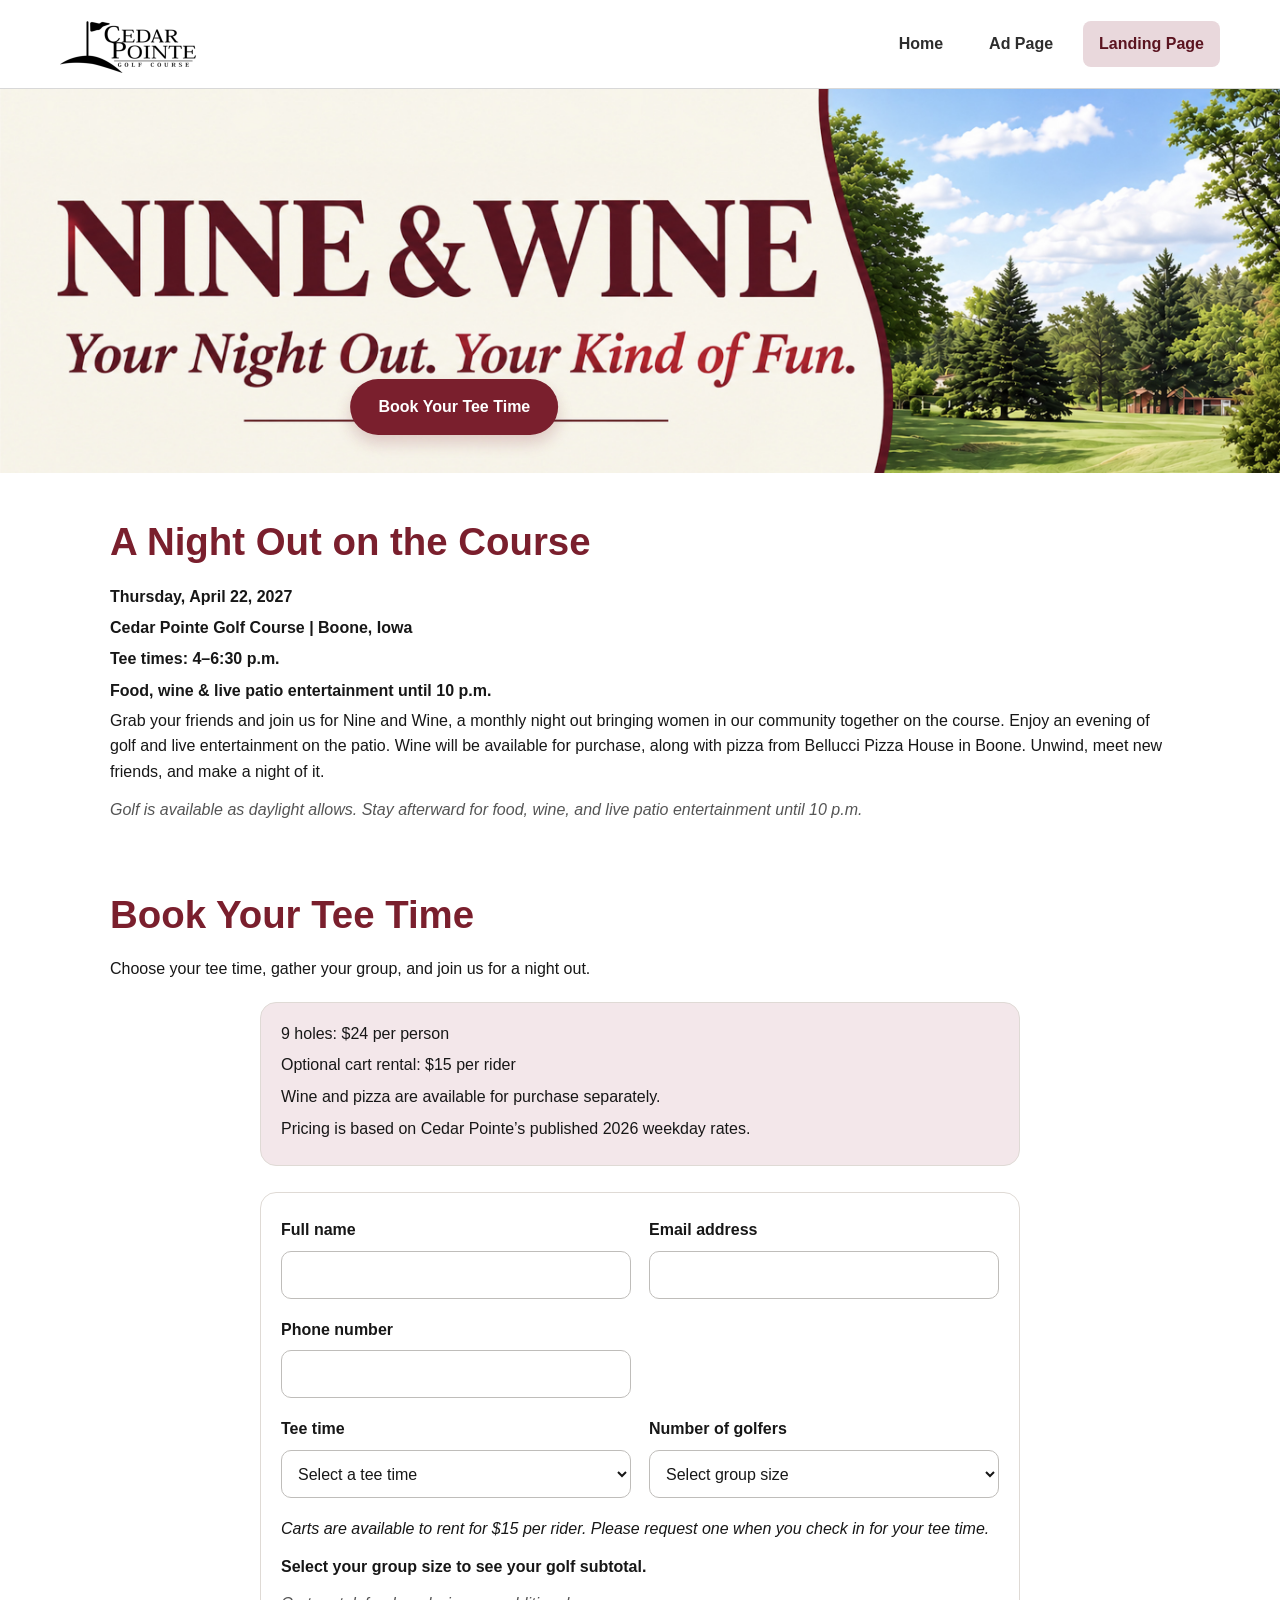
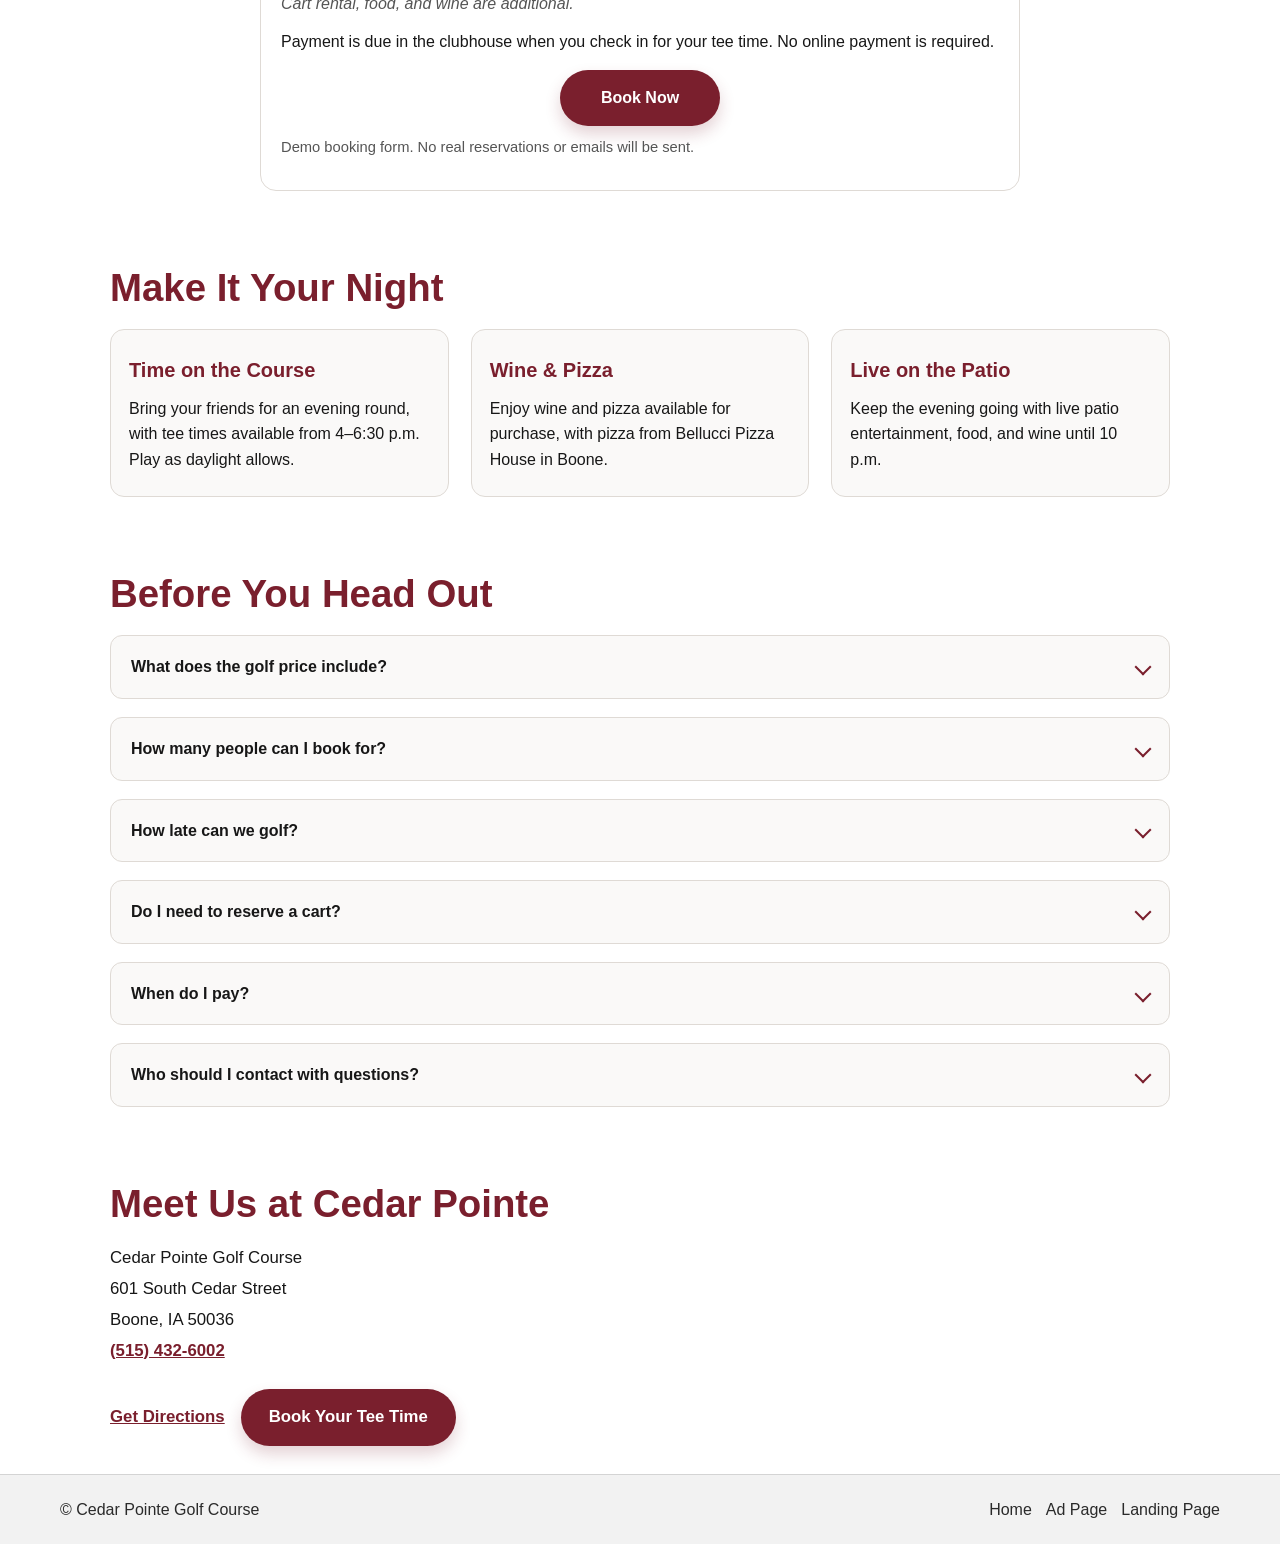
<file: landing-page-rebuild.html>
<!DOCTYPE html>
<html lang="en">
  <head>
    <meta charset="UTF-8" />
    <meta name="viewport" content="width=device-width, initial-scale=1.0" />
    <meta
      name="description"
      content="Nine and Wine at Cedar Pointe Golf Course in Boone, Iowa. Book your tee time for a night out on the course with wine, pizza, and live patio entertainment."
    />
    <title>Cedar Pointe Golf Course | Nine and Wine</title>
    <style>
      :root {
        --burgundy: #7a1f2d;
        --burgundy-dark: #5b1420;
        --burgundy-soft: #f3e7ea;
        --black: #171717;
        --white: #ffffff;
        --muted: #555555;
        --light-bg: #f5f4f1;
        --border: #dfdad5;
        --nav-hover: #e9d8dc;
        --success-bg: #f2f7f0;
        --success-border: #cfe3d0;
      }

      * {
        box-sizing: border-box;
        margin: 0;
        padding: 0;
      }

      html {
        scroll-behavior: smooth;
      }

      body.landing-page-rebuild-body {
        margin: 0;
        background: var(--light-bg);
        color: var(--black);
        font-family: Arial, sans-serif;
        line-height: 1.6;
        overflow-x: hidden;
      }

      img {
        max-width: 100%;
        display: block;
      }

      a {
        color: inherit;
      }

      button,
      input,
      select {
        font: inherit;
      }

      .landing-page-rebuild .container {
        max-width: 1200px;
        margin: 0 auto;
        padding: 0 20px;
      }

      .landing-page-rebuild .topbar {
        background: var(--white);
        border-bottom: 1px solid #d8d8d8;
        box-shadow: 0 2px 8px rgba(0, 0, 0, 0.04);
        position: static;
        z-index: 1;
      }

      .landing-page-rebuild .header-inner {
        display: flex;
        align-items: center;
        justify-content: space-between;
        min-height: 88px;
      }

      .landing-page-rebuild .logo {
        display: flex;
        align-items: center;
        min-width: 0;
      }

      .landing-page-rebuild .logo img {
        height: 58px;
        width: auto;
        max-width: 220px;
        object-fit: contain;
      }

      .landing-page-rebuild .top-nav {
        display: flex;
        flex-wrap: wrap;
        align-items: center;
        gap: 14px;
      }

      .landing-page-rebuild .top-nav a {
        text-decoration: none;
        color: #2d2d2d;
        font-weight: 700;
        padding: 10px 16px;
        border-radius: 8px;
        transition: background-color 0.18s ease, color 0.18s ease;
      }

      .landing-page-rebuild .top-nav a:hover,
      .landing-page-rebuild .top-nav a:focus-visible,
      .landing-page-rebuild .top-nav a.active {
        background: var(--nav-hover);
        color: var(--burgundy-dark);
      }

      .landing-page-rebuild .top-nav a:focus-visible,
      .landing-page-rebuild .primary-button:focus-visible,
      .landing-page-rebuild summary:focus-visible,
      .landing-page-rebuild input:focus-visible,
      .landing-page-rebuild select:focus-visible,
      .landing-page-rebuild a:focus-visible,
      .landing-page-rebuild button:focus-visible {
        outline: 3px solid #1d63b0;
        outline-offset: 2px;
      }

      .landing-page-rebuild .sr-only {
        position: absolute;
        width: 1px;
        height: 1px;
        margin: -1px;
        padding: 0;
        overflow: hidden;
        clip: rect(0, 0, 0, 0);
        white-space: nowrap;
        border: 0;
      }

      .landing-page-rebuild main {
        background: var(--white);
      }

      .landing-page-rebuild .content-shell {
        max-width: 1100px;
        margin: 0 auto;
        padding: 46px 20px 28px;
      }

      .landing-page-rebuild .hero {
        position: relative;
        background: #f5efe3;
        overflow: hidden;
      }

      .landing-page-rebuild .hero-artwork {
        position: relative;
        width: 100%;
        background: #f5efe3;
      }

      .landing-page-rebuild .hero-image {
        display: block;
        width: 100%;
        height: clamp(260px, 30vw, 440px);
        object-fit: cover;
        object-position: center 32%;
        background: #f5efe3;
      }

      .landing-page-rebuild .primary-button {
        display: inline-block;
        padding: 15px 28px;
        border: none;
        border-radius: 999px;
        background: var(--burgundy);
        color: var(--white);
        font-weight: 700;
        text-decoration: none;
        cursor: pointer;
        transition: background-color 0.2s ease, color 0.2s ease;
        box-shadow: 0 8px 16px rgba(122, 31, 45, 0.2);
        min-height: 44px;
        transform: none;
      }

      .landing-page-rebuild .primary-button:hover,
      .landing-page-rebuild .primary-button:focus-visible {
        background: var(--burgundy-dark);
        color: var(--white);
        transform: none;
      }

      .landing-page-rebuild .primary-button:active {
        transform: none;
      }

    .landing-page-rebuild .hero-cta { position: absolute; left: 35.5%; bottom: 10%; transform: translateX(-50%); z-index: 2; }


      .landing-page-rebuild .hero-cta:hover,
      .landing-page-rebuild .hero-cta:focus-visible,
      .landing-page-rebuild .hero-cta:active {
        transform: translateX(-50%);
      }

      .landing-page-rebuild .content-block {
        max-width: 1100px;
        margin: 0 auto;
        padding-left: 20px;
        padding-right: 20px;
      }

      .landing-page-rebuild h2,
      .landing-page-rebuild h3 {
        color: var(--burgundy);
      }

      .landing-page-rebuild .intro-section h2,
      .landing-page-rebuild .booking-section h2,
      .landing-page-rebuild .experience-section h2,
      .landing-page-rebuild .faq-section h2,
      .landing-page-rebuild .location-section h2 {
        margin-bottom: 18px;
        font-size: clamp(1.9rem, 3vw, 2.6rem);
        line-height: 1.2;
        font-weight: 700;
      }

      .landing-page-rebuild .intro-copy {
        margin: 0;
        text-align: left;
      }

      .landing-page-rebuild .intro-details {
        margin-top: 10px;
      }

      .landing-page-rebuild .intro-details p,
      .landing-page-rebuild .intro-copy p,
      .landing-page-rebuild .booking-copy p,
      .landing-page-rebuild .location-block p,
      .landing-page-rebuild .experience-card p,
      .landing-page-rebuild .faq-list p,
      .landing-page-rebuild .booking-note,
      .landing-page-rebuild .pricing-note,
      .landing-page-rebuild .demo-note,
      .landing-page-rebuild .golf-subtotal,
      .landing-page-rebuild .payment-note,
      .landing-page-rebuild .fine-note,
      .landing-page-rebuild .additional-note {
        color: var(--black);
      }

      .landing-page-rebuild .intro-details p,
      .landing-page-rebuild .intro-copy p,
      .landing-page-rebuild .booking-copy p,
      .landing-page-rebuild .pricing-block p,
      .landing-page-rebuild .fine-note,
      .landing-page-rebuild .booking-note,
      .landing-page-rebuild .payment-note,
      .landing-page-rebuild .golf-subtotal,
      .landing-page-rebuild .additional-note,
      .landing-page-rebuild .demo-note {
        margin-bottom: 12px;
      }

      .landing-page-rebuild .intro-details p {
        font-weight: 700;
        line-height: 1.7;
        margin-bottom: 4px;
      }

      .landing-page-rebuild .intro-copy .note {
        font-style: italic;
        color: var(--muted);
      }

      .landing-page-rebuild .booking-section {
        padding-top: 30px;
      }

      .landing-page-rebuild .booking-copy {
        margin-bottom: 20px;
      }

      .landing-page-rebuild .pricing-block {
        max-width: 760px;
        margin: 0 auto 26px;
        padding: 18px 20px;
        background: var(--burgundy-soft);
        border: 1px solid var(--border);
        border-radius: 16px;
      }

      .landing-page-rebuild .pricing-block p {
        margin-bottom: 6px;
      }

      .landing-page-rebuild .booking-form {
        max-width: 760px;
        margin: 0 auto;
        background: var(--white);
        border: 1px solid var(--border);
        border-radius: 16px;
        padding: 24px 20px 18px;
      }

      .landing-page-rebuild .field-row {
        display: grid;
        grid-template-columns: 1fr 1fr;
        gap: 18px;
        margin-bottom: 18px;
      }

      .landing-page-rebuild .field-group {
        display: flex;
        flex-direction: column;
      }

      .landing-page-rebuild .field-group label {
        display: block;
        margin-bottom: 8px;
        font-weight: 700;
        color: var(--black);
      }

      .landing-page-rebuild .field-group input,
      .landing-page-rebuild .field-group select {
        width: 100%;
        min-height: 48px;
        border: 1px solid #bfbdba;
        border-radius: 10px;
        padding: 10px 12px;
        background: var(--white);
        color: var(--black);
      }

      .landing-page-rebuild .field-group input:invalid,
      .landing-page-rebuild .field-group select:invalid {
        box-shadow: none;
      }

      .landing-page-rebuild .fine-note {
        font-style: italic;
      }

      .landing-page-rebuild .golf-subtotal {
        font-weight: 700;
        min-height: 24px;
      }

      .landing-page-rebuild .additional-note {
        color: var(--muted);
        font-style: italic;
      }

      .landing-page-rebuild .booking-actions {
        display: flex;
        justify-content: center;
        margin-top: 16px;
      }

      .landing-page-rebuild .booking-submit {
        min-width: 160px;
      }

      .landing-page-rebuild .demo-note {
        font-size: 0.92rem;
        color: var(--muted);
        margin-top: 10px;
      }

      .landing-page-rebuild .form-status {
        display: none;
        margin-top: 18px;
        padding: 18px 20px;
        border: 1px solid var(--success-border);
        background: var(--success-bg);
        border-radius: 12px;
      }

      .landing-page-rebuild .form-status.visible {
        display: block;
      }

      .landing-page-rebuild .form-status h3 {
        margin-bottom: 10px;
        font-size: clamp(1.3rem, 2vw, 1.8rem);
      }

      .landing-page-rebuild .form-status p {
        margin-bottom: 8px;
      }

      .landing-page-rebuild .experience-grid {
        display: grid;
        grid-template-columns: repeat(3, minmax(0, 1fr));
        gap: 22px;
        margin-top: 18px;
      }

      .landing-page-rebuild .experience-card {
        background: #faf9f8;
        border: 1px solid var(--border);
        border-radius: 14px;
        padding: 24px 18px;
      }

      .landing-page-rebuild .experience-card h3 {
        margin-bottom: 10px;
        font-size: 1.25rem;
        color: var(--burgundy);
      }

      .landing-page-rebuild .faq-list {
        display: grid;
        gap: 18px;
        margin-top: 18px;
      }

      .landing-page-rebuild .faq-list details {
        background: #faf9f8;
        border: 1px solid var(--border);
        border-radius: 12px;
        overflow: hidden;
      }

      .landing-page-rebuild .faq-list summary {
        list-style: none;
        cursor: pointer;
        padding: 18px 20px;
        font-weight: 700;
        color: var(--black);
        position: relative;
      }

      .landing-page-rebuild .faq-list summary::-webkit-details-marker {
        display: none;
      }

      .landing-page-rebuild .faq-list summary::after {
        width: 10px;
        height: 10px;
        border-right: 2px solid var(--burgundy);
        border-bottom: 2px solid var(--burgundy);
        content: "";
        position: absolute;
        right: 20px;
        top: 50%;
        transform: translateY(-50%) rotate(45deg);
        transition: transform 0.2s ease;
      }

      .landing-page-rebuild .faq-list details[open] summary::after {
        transform: translateY(-50%) rotate(225deg);
      }

      .landing-page-rebuild .faq-list p {
        padding: 0 20px 18px;
        color: var(--muted);
      }

      .landing-page-rebuild .faq-list a {
        color: var(--burgundy);
        text-decoration: underline;
      }

      .landing-page-rebuild .location-block {
        margin-top: 18px;
        font-size: 1.05rem;
      }

      .landing-page-rebuild .location-block p {
        margin-bottom: 4px;
      }

      .landing-page-rebuild .phone-link,
      .landing-page-rebuild .map-link {
        color: var(--burgundy);
        font-weight: 700;
        text-decoration: underline;
      }

      .landing-page-rebuild .location-actions {
        display: flex;
        align-items: center;
        gap: 16px;
        flex-wrap: wrap;
        margin-top: 24px;
      }

      .landing-page-rebuild .location-button {
        display: inline-flex;
        align-items: center;
        justify-content: center;
      }

      .landing-page-rebuild .site-footer {
        background: #f2f2f2;
        border-top: 1px solid #d4d4d4;
        color: #2a2a2a;
        padding: 22px 0;
      }

      .landing-page-rebuild .footer-inner {
        display: flex;
        justify-content: space-between;
        align-items: center;
        gap: 16px;
        flex-wrap: wrap;
      }

      .landing-page-rebuild .site-footer nav {
        display: flex;
        align-items: center;
        gap: 14px;
        flex-wrap: wrap;
      }

      .landing-page-rebuild .site-footer nav a {
        text-decoration: none;
      }

      .landing-page-rebuild #book-your-tee-time {
        scroll-margin-top: 92px;
      }

      @media (max-width: 700px) {
        .landing-page-rebuild .header-inner {
          flex-direction: column;
          align-items: flex-start;
          padding-top: 14px;
          padding-bottom: 14px;
        }

        .landing-page-rebuild .top-nav {
          gap: 8px;
        }

        .landing-page-rebuild .field-row,
        .landing-page-rebuild .experience-grid {
          grid-template-columns: 1fr;
        }

        .landing-page-rebuild .hero-image {
          height: clamp(200px, 42vw, 300px);
          object-position: center 28%;
        }

        .landing-page-rebuild .content-shell {
          padding-left: 16px;
          padding-right: 16px;
        }

        .landing-page-rebuild .booking-form {
          padding: 18px 16px 14px;
        }

        .landing-page-rebuild .footer-inner {
          flex-direction: column;
          align-items: flex-start;
        }
      }

      @media (max-width: 600px) {
        .landing-page-rebuild .hero-image {
          width: 100%;
          max-width: 100%;
          height: clamp(180px, 52vw, 260px);
          object-position: center 22%;
        }

        .landing-page-rebuild .hero-cta {
          position: static;
          left: auto;
          bottom: auto;
          display: block;
          width: max-content;
          margin: 18px auto 24px;
          text-align: center;
          transform: none;
        }

        .landing-page-rebuild .hero-cta:hover,
        .landing-page-rebuild .hero-cta:focus-visible,
        .landing-page-rebuild .hero-cta:active {
          transform: none;
        }
      }

      @media (prefers-reduced-motion: reduce) {
        html {
          scroll-behavior: auto;
        }

        * {
          transition: none !important;
        }
      }
    </style>
  </head>
  <body class="landing-page-rebuild-body">
    <div class="landing-page-rebuild">
      <header class="topbar">
        <div class="container header-inner">
          <a href="index.html" class="logo" aria-label="Cedar Pointe Home">
            <img src="cedar-pointe-logo-300x116.png" alt="Cedar Pointe Golf Course" />
          </a>

          <nav class="top-nav" aria-label="Main navigation">
            <a href="index.html">Home</a>
            <a href="ad-page.html">Ad Page</a>
            <a href="landing-page.html" class="active">Landing Page</a>
          </nav>
        </div>
      </header>

      <main>
        <section class="hero" aria-label="Nine and Wine hero art">
          <h1 class="sr-only">Nine and Wine</h1>
          <div class="hero-artwork">
            <img
              class="hero-image"
              src="landingpagehero.jpg"
              alt="Nine and Wine. Your Night Out. Your Kind of Fun."
            />
<a class="primary-button hero-cta" href="#book-your-tee-time">Book Your Tee Time</a>          </div>
        </section>

        <section class="content-shell intro-section" aria-labelledby="intro-heading">
          <div class="intro-copy">
            <h2 id="intro-heading">A Night Out on the Course</h2>
            <div class="intro-details">
              <p>Thursday, April 22, 2027</p>
              <p>Cedar Pointe Golf Course | Boone, Iowa</p>
              <p>Tee times: 4–6:30 p.m.</p>
              <p>Food, wine &amp; live patio entertainment until 10 p.m.</p>
            </div>

            <p>
              Grab your friends and join us for Nine and Wine, a monthly night out bringing women in
              our community together on the course. Enjoy an evening of golf and live entertainment on
              the patio. Wine will be available for purchase, along with pizza from Bellucci Pizza House
              in Boone. Unwind, meet new friends, and make a night of it.
            </p>

            <p class="note">
              Golf is available as daylight allows. Stay afterward for food, wine, and live patio
              entertainment until 10 p.m.
            </p>
          </div>
        </section>

        <section id="book-your-tee-time" class="content-shell booking-section" aria-labelledby="booking-heading">
          <div class="booking-copy">
            <h2 id="booking-heading">Book Your Tee Time</h2>
            <p>Choose your tee time, gather your group, and join us for a night out.</p>
          </div>

          <div class="pricing-block" aria-label="Event pricing information">
            <p>9 holes: $24 per person</p>
            <p>Optional cart rental: $15 per rider</p>
            <p>Wine and pizza are available for purchase separately.</p>
            <p class="pricing-note">Pricing is based on Cedar Pointe’s published 2026 weekday rates.</p>
          </div>

          <form id="booking-form" class="booking-form" novalidate>
            <div class="field-row">
              <div class="field-group">
                <label for="full-name">Full name</label>
                <input id="full-name" name="fullName" type="text" autocomplete="name" required />
              </div>

              <div class="field-group">
                <label for="email">Email address</label>
                <input id="email" name="email" type="email" autocomplete="email" required />
              </div>
            </div>

            <div class="field-row">
              <div class="field-group">
                <label for="phone">Phone number</label>
                <input id="phone" name="phone" type="tel" autocomplete="tel" />
              </div>

              <div class="field-group" aria-hidden="true"></div>
            </div>

            <div class="field-row">
              <div class="field-group">
                <label for="tee-time">Tee time</label>
                <select id="tee-time" name="teeTime" required>
                  <option value="" selected disabled>Select a tee time</option>
                  <option value="4:00 p.m.">4:00 p.m.</option>
                  <option value="4:10 p.m.">4:10 p.m.</option>
                  <option value="4:20 p.m.">4:20 p.m.</option>
                  <option value="4:30 p.m.">4:30 p.m.</option>
                  <option value="4:40 p.m.">4:40 p.m.</option>
                  <option value="4:50 p.m.">4:50 p.m.</option>
                  <option value="5:00 p.m.">5:00 p.m.</option>
                  <option value="5:10 p.m.">5:10 p.m.</option>
                  <option value="5:20 p.m.">5:20 p.m.</option>
                  <option value="5:30 p.m.">5:30 p.m.</option>
                  <option value="5:40 p.m.">5:40 p.m.</option>
                  <option value="5:50 p.m.">5:50 p.m.</option>
                  <option value="6:00 p.m.">6:00 p.m.</option>
                  <option value="6:10 p.m.">6:10 p.m.</option>
                  <option value="6:20 p.m.">6:20 p.m.</option>
                  <option value="6:30 p.m.">6:30 p.m.</option>
                </select>
              </div>

              <div class="field-group">
                <label for="group-size">Number of golfers</label>
                <select id="group-size" name="groupSize" required>
                  <option value="" selected disabled>Select group size</option>
                  <option value="1">1</option>
                  <option value="2">2</option>
                  <option value="3">3</option>
                  <option value="4">4</option>
                </select>
              </div>
            </div>

            <p class="fine-note">
              Carts are available to rent for $15 per rider. Please request one when you check in for
              your tee time.
            </p>

            <div id="golf-subtotal" class="golf-subtotal" aria-live="polite">
              Select your group size to see your golf subtotal.
            </div>

            <p class="additional-note">Cart rental, food, and wine are additional.</p>
            <p class="payment-note">
              Payment is due in the clubhouse when you check in for your tee time. No online payment is
              required.
            </p>

            <div class="booking-actions">
              <button type="submit" class="primary-button booking-submit">Book Now</button>
            </div>

            <p class="demo-note">Demo booking form. No real reservations or emails will be sent.</p>

            <div id="form-status" class="form-status" role="status" aria-live="polite" aria-atomic="true">
              <h3>You’re on the list!</h3>
              <div id="status-body"></div>
            </div>
          </form>
        </section>

        <section class="content-shell experience-section" aria-labelledby="experience-heading">
          <h2 id="experience-heading">Make It Your Night</h2>

          <div class="experience-grid">
            <article class="experience-card">
              <h3>Time on the Course</h3>
              <p>Bring your friends for an evening round, with tee times available from 4–6:30 p.m. Play as daylight allows.</p>
            </article>

            <article class="experience-card">
              <h3>Wine &amp; Pizza</h3>
              <p>Enjoy wine and pizza available for purchase, with pizza from Bellucci Pizza House in Boone.</p>
            </article>

            <article class="experience-card">
              <h3>Live on the Patio</h3>
              <p>Keep the evening going with live patio entertainment, food, and wine until 10 p.m.</p>
            </article>
          </div>
        </section>

        <section class="content-shell faq-section" aria-labelledby="faq-heading">
          <h2 id="faq-heading">Before You Head Out</h2>

          <div class="faq-list">
            <details>
              <summary>What does the golf price include?</summary>
              <p>The $24 per-person price covers the nine-hole greens fee. Cart rental is an additional $15 per rider. Wine and pizza are sold separately.</p>
            </details>

            <details>
              <summary>How many people can I book for?</summary>
              <p>You can book for one to four golfers using the reservation form.</p>
            </details>

            <details>
              <summary>How late can we golf?</summary>
              <p>Tee times run from 4–6:30 p.m., and play is limited by available daylight. Food, wine, and live patio entertainment continue until 10 p.m.</p>
            </details>

            <details>
              <summary>Do I need to reserve a cart?</summary>
              <p>Please request a cart when you check in. Rental is $15 per rider, with a maximum of two riders per cart.</p>
            </details>

            <details>
              <summary>When do I pay?</summary>
              <p>Please pay in the clubhouse when you check in for your tee time. No online payment is required.</p>
            </details>

            <details>
              <summary>Who should I contact with questions?</summary>
              <p>Contact Cedar Pointe Golf Course at <a href="tel:+15154326002">(515) 432-6002</a>.</p>
            </details>
          </div>
        </section>

        <section class="content-shell location-section" aria-labelledby="location-heading">
          <h2 id="location-heading">Meet Us at Cedar Pointe</h2>

          <div class="location-block">
            <p>Cedar Pointe Golf Course</p>
            <p>601 South Cedar Street</p>
            <p>Boone, IA 50036</p>
            <p><a class="phone-link" href="tel:+15154326002">(515) 432-6002</a></p>

            <div class="location-actions">
              <a class="map-link" href="https://www.google.com/maps/search/?api=1&query=Cedar+Pointe+Golf+Course+601+South+Cedar+Street+Boone+IA+50036" target="_blank" rel="noreferrer">Get Directions</a>
              <a class="primary-button location-button" href="#book-your-tee-time">Book Your Tee Time</a>
            </div>
          </div>
        </section>
      </main>

      <footer class="site-footer">
        <div class="container footer-inner">
          <span>© Cedar Pointe Golf Course</span>
          <nav aria-label="Footer navigation">
            <a href="index.html">Home</a>
            <a href="ad-page.html">Ad Page</a>
            <a href="landing-page.html">Landing Page</a>
          </nav>
        </div>
      </footer>
    </div>

    <script>
      (function () {
        const form = document.getElementById('booking-form');
        const groupSize = document.getElementById('group-size');
        const subtotalEl = document.getElementById('golf-subtotal');
        const statusEl = document.getElementById('form-status');
        const statusBody = document.getElementById('status-body');

        function updateSubtotal() {
          const selectedGroupSize = Number(groupSize.value);

          if (!selectedGroupSize) {
            subtotalEl.textContent = 'Select your group size to see your golf subtotal.';
            return;
          }

          const subtotal = 24 * selectedGroupSize;
          subtotalEl.textContent = 'Golf subtotal: $' + subtotal;
        }

        groupSize.addEventListener('change', updateSubtotal);
        updateSubtotal();

        form.addEventListener('submit', function (event) {
          event.preventDefault();

          if (!form.checkValidity()) {
            form.reportValidity();
            return;
          }

          const fullName = document.getElementById('full-name').value.trim();
          const firstName = fullName.split(/\s+/).filter(Boolean)[0] || fullName;
          const email = document.getElementById('email').value.trim();
          const selectedTime = document.getElementById('tee-time').value;
          const selectedCount = Number(groupSize.value);
          const subtotal = 24 * selectedCount;
          const golferText = selectedCount === 1 ? '1 golfer' : selectedCount + ' golfers';

          statusBody.replaceChildren();

          const line1 = document.createElement('p');
          line1.textContent =
            'Thanks, ' +
            firstName +
            '! Your demo reservation is for ' +
            golferText +
            ' at ' +
            selectedTime +
            ' on Thursday, April 22, 2027.';
          statusBody.appendChild(line1);

          const line2 = document.createElement('p');
          line2.textContent =
            'Golf subtotal: $' + subtotal + '. Cart rental, food, and wine are additional.';
          statusBody.appendChild(line2);

          const line3 = document.createElement('p');
          line3.textContent = 'Please pay in the clubhouse when you check in for your tee time.';
          statusBody.appendChild(line3);

          const line4 = document.createElement('p');
          line4.textContent =
            'In a live booking system, a confirmation email would be sent to ' +
            email +
            '. This demo does not send emails or reserve a tee time.';
          statusBody.appendChild(line4);

          statusEl.classList.add('visible');
          statusEl.setAttribute('aria-live', 'polite');
        });
      })();
    </script>
  </body>
</html>
</file>
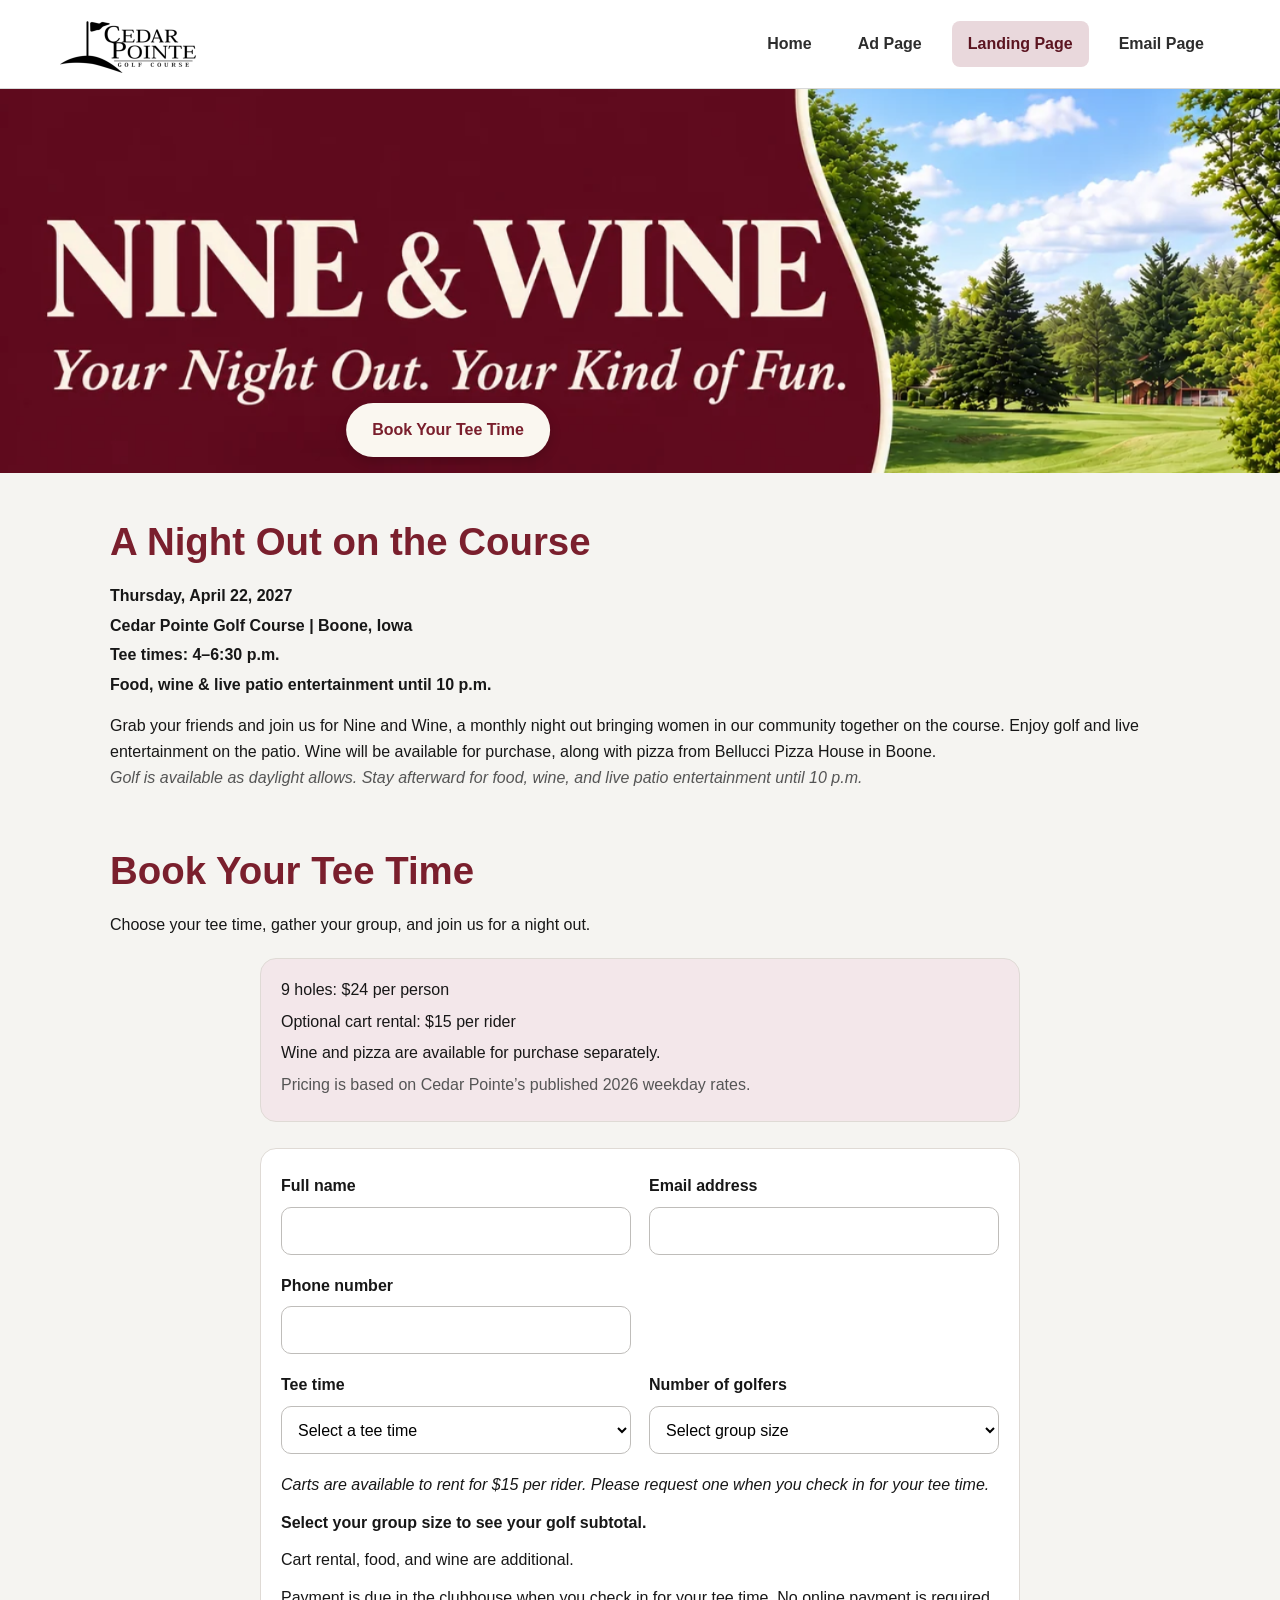
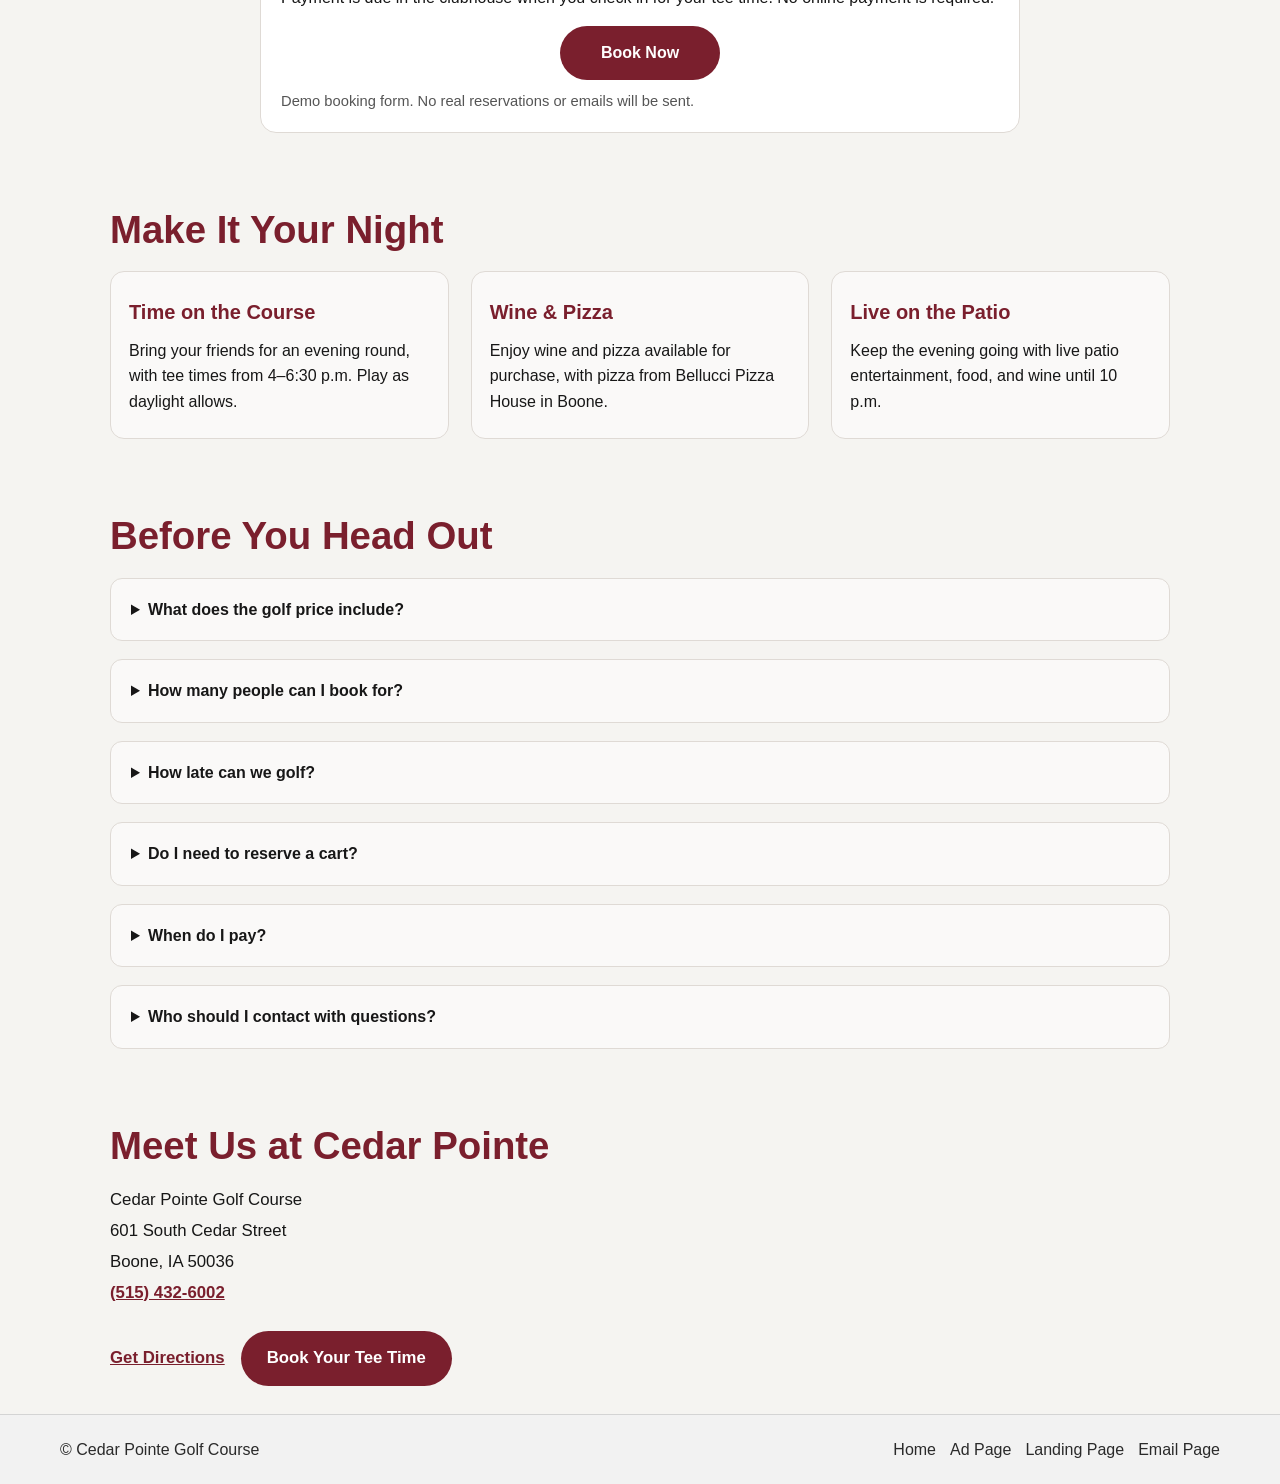
<file: landing-page.html>
<!DOCTYPE html>
<html lang="en">
<head>
  <meta charset="UTF-8" />
  <meta name="viewport" content="width=device-width, initial-scale=1.0" />
  <meta name="description" content="Nine and Wine at Cedar Pointe Golf Course in Boone, Iowa. Book your tee time for a night out on the course with wine, pizza, and live patio entertainment." />
  <title>Cedar Pointe Golf Course | Nine and Wine</title>
  <style>
    :root{--burgundy:#7a1f2d;--burgundy-dark:#5b1420;--burgundy-soft:#f3e7ea;--black:#171717;--white:#fff;--muted:#555;--light-bg:#f5f4f1;--border:#dfdad5;--nav-hover:#e9d8dc;--success-bg:#f2f7f0;--success-border:#cfe3d0}
    *{box-sizing:border-box;margin:0;padding:0}html{scroll-behavior:smooth}body{background:var(--light-bg);color:var(--black);font:16px/1.6 Arial,sans-serif;overflow-x:hidden}img{display:block;max-width:100%}a{color:inherit}button,input,select{font:inherit}
    .container{max-width:1200px;margin:0 auto;padding:0 20px}.topbar{background:var(--white);border-bottom:1px solid #d8d8d8;box-shadow:0 2px 8px rgba(0,0,0,.04)}.header-inner{display:flex;align-items:center;justify-content:space-between;min-height:88px}.logo img{height:58px;width:auto;max-width:220px;object-fit:contain}.top-nav{display:flex;flex-wrap:wrap;align-items:center;gap:14px}.top-nav a{padding:10px 16px;border-radius:8px;color:#2d2d2d;font-weight:700;text-decoration:none}.top-nav a:hover,.top-nav a:focus-visible,.top-nav a.active{background:var(--nav-hover);color:var(--burgundy-dark)}:focus-visible{outline:3px solid #1d63b0;outline-offset:2px}
    .hero{position:relative;background:#f5efe3;overflow:hidden}.hero-artwork{position:relative}.hero-image{width:100%;height:clamp(260px,30vw,440px);object-fit:cover;object-position:center 32%}.hero-cta,.button{display:inline-block;padding:14px 26px;border:0;border-radius:999px;background:var(--burgundy);color:var(--white);font-weight:700;text-decoration:none;cursor:pointer}.hero-cta{position:absolute;left:35%;bottom:16px;transform:translateX(-50%);background:#faf7f0;color:var(--burgundy);box-shadow:0 4px 12px rgba(0,0,0,.18)}
    .content-shell{max-width:1100px;margin:0 auto;padding:46px 20px 28px}.content-shell h2{color:var(--burgundy);font-size:clamp(1.9rem,3vw,2.6rem);line-height:1.2;margin-bottom:18px}.intro-details{margin:10px 0 16px}.intro-details p{font-weight:700;margin-bottom:4px}.note,.muted{color:var(--muted)}.note{font-style:italic}.booking-section{padding-top:30px}.booking-copy{margin-bottom:20px}.pricing-block{max-width:760px;margin:0 auto 26px;padding:18px 20px;background:var(--burgundy-soft);border:1px solid var(--border);border-radius:16px}.pricing-block p{margin-bottom:6px}.booking-form{max-width:760px;margin:0 auto;padding:24px 20px 18px;background:var(--white);border:1px solid var(--border);border-radius:16px}.field-row{display:grid;grid-template-columns:1fr 1fr;gap:18px;margin-bottom:18px}.field-group{display:flex;flex-direction:column}.field-group label{margin-bottom:8px;font-weight:700}.field-group input,.field-group select{width:100%;min-height:48px;padding:10px 12px;border:1px solid #bfbdba;border-radius:10px;background:var(--white)}.fine-note,.payment-note,.additional-note{margin-bottom:12px}.fine-note{font-style:italic}.golf-subtotal{min-height:24px;margin-bottom:12px;font-weight:700}.booking-actions{display:flex;justify-content:center;margin-top:16px}.booking-submit{min-width:160px}.demo-note{margin-top:10px;color:var(--muted);font-size:.92rem}.form-status{display:none;margin-top:18px;padding:18px 20px;border:1px solid var(--success-border);background:var(--success-bg);border-radius:12px}.form-status.visible{display:block}.experience-grid{display:grid;grid-template-columns:repeat(3,minmax(0,1fr));gap:22px;margin-top:18px}.experience-card{padding:24px 18px;background:#faf9f8;border:1px solid var(--border);border-radius:14px}.experience-card h3{margin-bottom:10px;color:var(--burgundy);font-size:1.25rem}.faq-list{display:grid;gap:18px;margin-top:18px}.faq-list details{overflow:hidden;padding:0;background:#faf9f8;border:1px solid var(--border);border-radius:12px}.faq-list summary{padding:18px 20px;font-weight:700;cursor:pointer}.faq-list details p{padding:0 20px 18px;color:var(--muted)}.location-block{margin-top:18px;font-size:1.05rem}.location-block p{margin-bottom:4px}.phone-link,.map-link{color:var(--burgundy);font-weight:700;text-decoration:underline}.location-actions{display:flex;align-items:center;gap:16px;flex-wrap:wrap;margin-top:24px}.site-footer{padding:22px 0;background:#f2f2f2;border-top:1px solid #d4d4d4;color:#2a2a2a}.footer-inner{display:flex;align-items:center;justify-content:space-between;gap:16px;flex-wrap:wrap}.site-footer nav{display:flex;flex-wrap:wrap;gap:14px}.site-footer nav a{text-decoration:none}#book-your-tee-time{scroll-margin-top:92px}
    @media(max-width:700px){.header-inner{flex-direction:column;align-items:flex-start;padding:14px 0}.top-nav{gap:8px}.field-row,.experience-grid{grid-template-columns:1fr}.content-shell{padding-left:16px;padding-right:16px}.booking-form{padding:18px 16px 14px}.footer-inner{flex-direction:column;align-items:flex-start}}
    @media(max-width:600px){.hero-image{height:clamp(180px,52vw,260px);object-position:center 22%}.hero-cta{position:static;display:block;width:max-content;margin:18px auto 24px;transform:none}.hero-cta:hover,.hero-cta:focus-visible,.hero-cta:active{transform:none}}
    @media(prefers-reduced-motion:reduce){html{scroll-behavior:auto}*{transition:none!important}}
  </style>
</head>
<body>
  <header class="topbar"><div class="container header-inner">
    <a href="index.html" class="logo" aria-label="Cedar Pointe Home"><img src="cedar-pointe-logo-300x116.png" alt="Cedar Pointe Golf Course" /></a>
    <nav class="top-nav" aria-label="Main navigation">
      <a href="index.html">Home</a><a href="ad-page.html">Ad Page</a><a href="landing-page.html" class="active" aria-current="page">Landing Page</a><a href="email.html">Email Page</a>
    </nav>
  </div></header>
  <main>
    <section class="hero" aria-label="Nine and Wine hero art"><div class="hero-artwork">
      <img class="hero-image" src="Website%20Banner.png" alt="Nine and Wine. Your Night Out. Your Kind of Fun." />
      <a class="button hero-cta" href="#book-your-tee-time">Book Your Tee Time</a>
    </div></section>
    <section class="content-shell intro-section" aria-labelledby="intro-heading"><div class="intro-copy"><h2 id="intro-heading">A Night Out on the Course</h2><div class="intro-details"><p>Thursday, April 22, 2027</p><p>Cedar Pointe Golf Course | Boone, Iowa</p><p>Tee times: 4–6:30 p.m.</p><p>Food, wine &amp; live patio entertainment until 10 p.m.</p></div><p>Grab your friends and join us for Nine and Wine, a monthly night out bringing women in our community together on the course. Enjoy golf and live entertainment on the patio. Wine will be available for purchase, along with pizza from Bellucci Pizza House in Boone.</p><p class="note">Golf is available as daylight allows. Stay afterward for food, wine, and live patio entertainment until 10 p.m.</p></div></section>
    <section id="book-your-tee-time" class="content-shell booking-section" aria-labelledby="booking-heading"><div class="booking-copy"><h2 id="booking-heading">Book Your Tee Time</h2><p>Choose your tee time, gather your group, and join us for a night out.</p></div><div class="pricing-block" aria-label="Event pricing information"><p>9 holes: $24 per person</p><p>Optional cart rental: $15 per rider</p><p>Wine and pizza are available for purchase separately.</p><p class="muted">Pricing is based on Cedar Pointe’s published 2026 weekday rates.</p></div><form id="booking-form" class="booking-form" novalidate><div class="field-row"><div class="field-group"><label for="full-name">Full name</label><input id="full-name" name="fullName" type="text" autocomplete="name" required /></div><div class="field-group"><label for="email">Email address</label><input id="email" name="email" type="email" autocomplete="email" required /></div></div><div class="field-row"><div class="field-group"><label for="phone">Phone number</label><input id="phone" name="phone" type="tel" autocomplete="tel" /></div><div></div></div><div class="field-row"><div class="field-group"><label for="tee-time">Tee time</label><select id="tee-time" name="teeTime" required><option value="" selected disabled>Select a tee time</option><option>4:00 p.m.</option><option>4:10 p.m.</option><option>4:20 p.m.</option><option>4:30 p.m.</option><option>4:40 p.m.</option><option>4:50 p.m.</option><option>5:00 p.m.</option><option>5:10 p.m.</option><option>5:20 p.m.</option><option>5:30 p.m.</option><option>5:40 p.m.</option><option>5:50 p.m.</option><option>6:00 p.m.</option><option>6:10 p.m.</option><option>6:20 p.m.</option><option>6:30 p.m.</option></select></div><div class="field-group"><label for="group-size">Number of golfers</label><select id="group-size" name="groupSize" required><option value="" selected disabled>Select group size</option><option value="1">1</option><option value="2">2</option><option value="3">3</option><option value="4">4</option></select></div></div><p class="fine-note">Carts are available to rent for $15 per rider. Please request one when you check in for your tee time.</p><div id="golf-subtotal" class="golf-subtotal" aria-live="polite">Select your group size to see your golf subtotal.</div><p class="additional-note">Cart rental, food, and wine are additional.</p><p class="payment-note">Payment is due in the clubhouse when you check in for your tee time. No online payment is required.</p><div class="booking-actions"><button type="submit" class="button booking-submit">Book Now</button></div><p class="demo-note">Demo booking form. No real reservations or emails will be sent.</p><div id="form-status" class="form-status" role="status" aria-live="polite"><h3>You’re on the list!</h3><div id="status-body"></div></div></form></section>
    <section class="content-shell experience-section" aria-labelledby="experience-heading"><h2 id="experience-heading">Make It Your Night</h2><div class="experience-grid"><article class="experience-card"><h3>Time on the Course</h3><p>Bring your friends for an evening round, with tee times from 4–6:30 p.m. Play as daylight allows.</p></article><article class="experience-card"><h3>Wine &amp; Pizza</h3><p>Enjoy wine and pizza available for purchase, with pizza from Bellucci Pizza House in Boone.</p></article><article class="experience-card"><h3>Live on the Patio</h3><p>Keep the evening going with live patio entertainment, food, and wine until 10 p.m.</p></article></div></section>
    <section class="content-shell faq-section" aria-labelledby="faq-heading"><h2 id="faq-heading">Before You Head Out</h2><div class="faq-list"><details><summary>What does the golf price include?</summary><p>The $24 per-person price covers the nine-hole greens fee. Cart rental is an additional $15 per rider. Wine and pizza are sold separately.</p></details><details><summary>How many people can I book for?</summary><p>You can book for one to four golfers using the reservation form.</p></details><details><summary>How late can we golf?</summary><p>Tee times run from 4–6:30 p.m., and play is limited by daylight. Food, wine, and live patio entertainment continue until 10 p.m.</p></details><details><summary>Do I need to reserve a cart?</summary><p>Please request a cart when you check in. Rental is $15 per rider, with a maximum of two riders per cart.</p></details><details><summary>When do I pay?</summary><p>Please pay in the clubhouse when you check in. No online payment is required.</p></details><details><summary>Who should I contact with questions?</summary><p>Contact Cedar Pointe Golf Course at <a href="tel:+15154326002">(515) 432-6002</a>.</p></details></div></section>
    <section class="content-shell location-section" aria-labelledby="location-heading"><h2 id="location-heading">Meet Us at Cedar Pointe</h2><div class="location-block"><p>Cedar Pointe Golf Course</p><p>601 South Cedar Street</p><p>Boone, IA 50036</p><p><a class="phone-link" href="tel:+15154326002">(515) 432-6002</a></p><div class="location-actions"><a class="map-link" href="https://www.google.com/maps/search/?api=1&amp;query=Cedar+Pointe+Golf+Course+601+South+Cedar+Street+Boone+IA+50036" target="_blank" rel="noreferrer">Get Directions</a><a class="button" href="#book-your-tee-time">Book Your Tee Time</a></div></div></section>
  </main>
  <footer class="site-footer"><div class="container footer-inner"><span>© Cedar Pointe Golf Course</span><nav aria-label="Footer navigation"><a href="index.html">Home</a><a href="ad-page.html">Ad Page</a><a href="landing-page.html">Landing Page</a><a href="email.html">Email Page</a></nav></div></footer>
  <script>
    (()=>{const form=document.getElementById('booking-form'),size=document.getElementById('group-size'),subtotal=document.getElementById('golf-subtotal'),status=document.getElementById('form-status'),body=document.getElementById('status-body');function update(){subtotal.textContent=size.value?'Golf subtotal: $'+(24*Number(size.value)):'Select your group size to see your golf subtotal.'}size.addEventListener('change',update);update();form.addEventListener('submit',event=>{event.preventDefault();if(!form.checkValidity()){form.reportValidity();return}const name=document.getElementById('full-name').value.trim().split(/\s+/)[0],email=document.getElementById('email').value.trim(),time=document.getElementById('tee-time').value,count=Number(size.value);body.textContent='Thanks, '+name+'! Your demo reservation is for '+count+' golfer'+(count===1?'':'s')+' at '+time+' on Thursday, April 22, 2027. Golf subtotal: $'+(24*count)+'. No reservation or email is actually sent.';status.classList.add('visible')})})();
  </script>
</body>
</html>
</file>
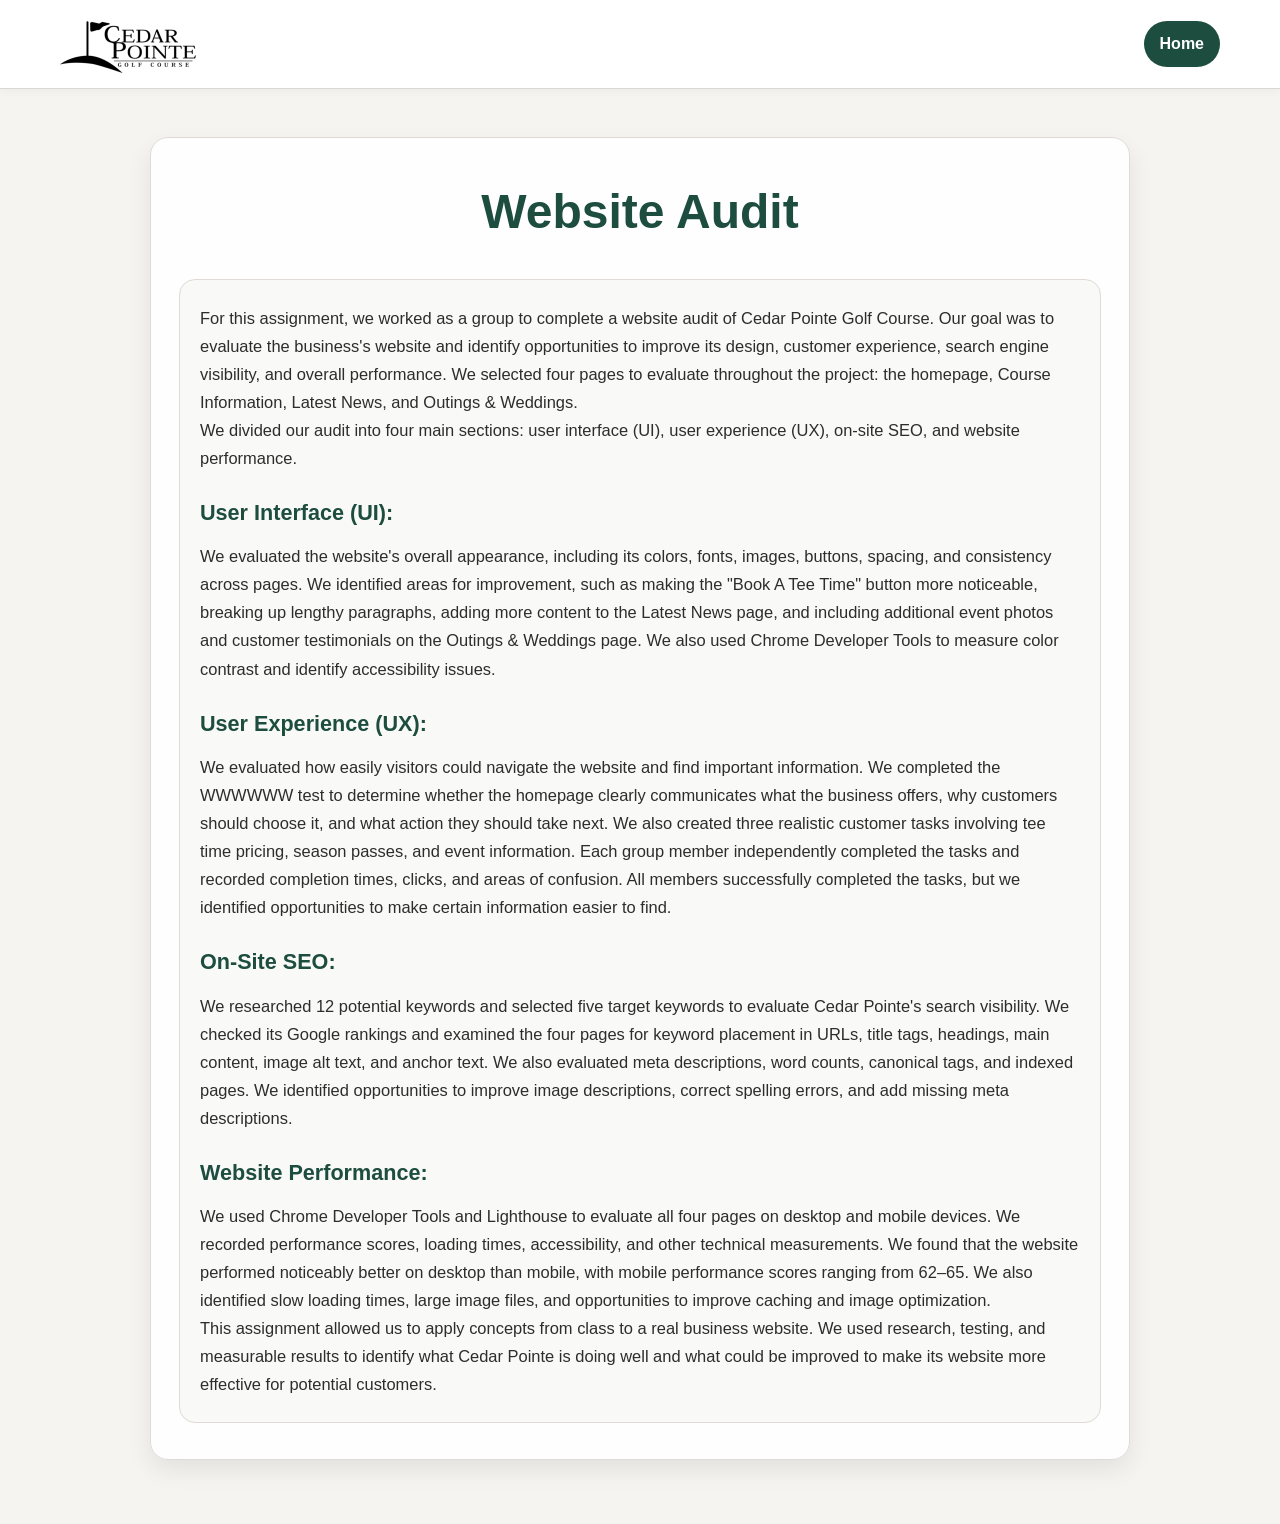
<file: website-audit.html>
<!DOCTYPE html>
<html lang="en">
  <head>
    <meta charset="UTF-8" />
    <meta name="viewport" content="width=device-width, initial-scale=1.0" />
    <title>Website Audit</title>
    <style>
      :root {
        --green: #1d4d3f;
        --green-dark: #163e32;
        --white: #ffffff;
        --light-bg: #f5f4f1;
        --muted: #555555;
        --border: #dfdad5;
        --shadow: 0 10px 24px rgba(0, 0, 0, 0.08);
      }

      * {
        box-sizing: border-box;
        margin: 0;
        padding: 0;
      }

      body {
        margin: 0;
        font-family: Arial, sans-serif;
        background: var(--light-bg);
        color: #1d1d1d;
        line-height: 1.6;
      }

      img {
        display: block;
        max-width: 100%;
      }

      a {
        color: inherit;
      }

      .topbar {
        background: var(--white);
        border-bottom: 1px solid #d8d8d8;
        box-shadow: 0 2px 8px rgba(0, 0, 0, 0.04);
      }

      .container {
        max-width: 1200px;
        margin: 0 auto;
        padding: 0 20px;
      }

      .header-inner {
        display: flex;
        align-items: center;
        justify-content: space-between;
        min-height: 88px;
      }

      .logo {
        display: flex;
        align-items: center;
      }

      .logo img {
        height: 58px;
        width: auto;
        max-width: 220px;
        object-fit: contain;
      }

      .home-link {
        display: inline-block;
        padding: 10px 16px;
        border-radius: 999px;
        background: var(--green);
        color: var(--white);
        text-decoration: none;
        font-weight: 700;
      }

      .home-link:hover,
      .home-link:focus-visible {
        background: var(--green-dark);
      }

      main {
        padding: 48px 20px 64px;
      }

      .detail-page {
        max-width: 980px;
        margin: 0 auto;
        background: rgba(255, 255, 255, 0.9);
        border: 1px solid var(--border);
        border-radius: 18px;
        box-shadow: var(--shadow);
        padding: 36px 28px;
      }

      h1 {
        text-align: center;
        color: var(--green);
        font-size: clamp(2.2rem, 4vw, 3rem);
        margin-bottom: 28px;
      }

      .content-box {
        min-height: 220px;
        background: #f9f9f8;
        border: 1px solid var(--border);
        border-radius: 16px;
        padding: 24px 20px;
      }

      .content-box p {
        color: #2d2d2d;
        font-size: 1.03rem;
        line-height: 1.7;
      }

      .content-box h2 {
        color: var(--green);
        font-size: 1.35rem;
        margin: 1.5rem 0 0.75rem;
      }

      @media (max-width: 600px) {
        .header-inner {
          flex-direction: column;
          align-items: flex-start;
          justify-content: center;
          padding-top: 14px;
          padding-bottom: 14px;
        }
      }
    </style>
  </head>
  <body>
    <header class="topbar">
      <div class="container header-inner">
        <a href="index.html" class="logo" aria-label="Cedar Pointe Home">
          <img src="cedar-pointe-logo-300x116.png" alt="Cedar Pointe Golf Course" />
        </a>
        <a href="index.html" class="home-link">Home</a>
      </div>
    </header>

    <main>
      <section class="detail-page" aria-labelledby="website-audit-title">
        <h1 id="website-audit-title">Website Audit</h1>
        <div class="content-box">
          <p>
            For this assignment, we worked as a group to complete a website audit of Cedar Pointe Golf Course. Our goal was to evaluate the business's website and identify opportunities to improve its design, customer experience, search engine visibility, and overall performance. We selected four pages to evaluate throughout the project: the homepage, Course Information, Latest News, and Outings &amp; Weddings.
          </p>

          <p>
            We divided our audit into four main sections: user interface (UI), user experience (UX), on-site SEO, and website performance.
          </p>

          <h2>User Interface (UI):</h2>
          <p>
            We evaluated the website's overall appearance, including its colors, fonts, images, buttons, spacing, and consistency across pages. We identified areas for improvement, such as making the "Book A Tee Time" button more noticeable, breaking up lengthy paragraphs, adding more content to the Latest News page, and including additional event photos and customer testimonials on the Outings &amp; Weddings page. We also used Chrome Developer Tools to measure color contrast and identify accessibility issues.
          </p>

          <h2>User Experience (UX):</h2>
          <p>
            We evaluated how easily visitors could navigate the website and find important information. We completed the WWWWWW test to determine whether the homepage clearly communicates what the business offers, why customers should choose it, and what action they should take next. We also created three realistic customer tasks involving tee time pricing, season passes, and event information. Each group member independently completed the tasks and recorded completion times, clicks, and areas of confusion. All members successfully completed the tasks, but we identified opportunities to make certain information easier to find.
          </p>

          <h2>On-Site SEO:</h2>
          <p>
            We researched 12 potential keywords and selected five target keywords to evaluate Cedar Pointe's search visibility. We checked its Google rankings and examined the four pages for keyword placement in URLs, title tags, headings, main content, image alt text, and anchor text. We also evaluated meta descriptions, word counts, canonical tags, and indexed pages. We identified opportunities to improve image descriptions, correct spelling errors, and add missing meta descriptions.
          </p>

          <h2>Website Performance:</h2>
          <p>
            We used Chrome Developer Tools and Lighthouse to evaluate all four pages on desktop and mobile devices. We recorded performance scores, loading times, accessibility, and other technical measurements. We found that the website performed noticeably better on desktop than mobile, with mobile performance scores ranging from 62–65. We also identified slow loading times, large image files, and opportunities to improve caching and image optimization.
          </p>

          <p>
            This assignment allowed us to apply concepts from class to a real business website. We used research, testing, and measurable results to identify what Cedar Pointe is doing well and what could be improved to make its website more effective for potential customers.
          </p>
        </div>
      </section>
    </main>
  </body>
</html>
</file>
<file: styles.css>
:root {
  --burgundy: #7a1f2d;
  --burgundy-dark: #5b1420;
  --burgundy-soft: #f3e7ea;
  --black: #171717;
  --white: #ffffff;
  --muted: #555555;
  --light-bg: #f5f4f1;
  --border: #dfdad5;
  --nav-hover: #e9d8dc;
  --success-bg: #f2f7f0;
  --success-border: #cfe3d0;
  --shadow: 0 10px 18px rgba(0, 0, 0, 0.08);
}

* {
  box-sizing: border-box;
  margin: 0;
  padding: 0;
}

html {
  scroll-behavior: smooth;
}

body {
  font-family: Arial, sans-serif;
  background: var(--light-bg);
  color: var(--black);
  line-height: 1.6;
}

img {
  max-width: 100%;
  display: block;
}

a {
  color: inherit;
}

button,
input,
select {
  font: inherit;
}

.topbar {
  position: static;
  background: var(--white);
  border-bottom: 1px solid #d8d8d8;
  box-shadow: 0 2px 8px rgba(0, 0, 0, 0.04);
  z-index: 1;
}

.container {
  max-width: 1200px;
  margin: 0 auto;
  padding: 0 20px;
}

.header-inner {
  display: flex;
  align-items: center;
  justify-content: space-between;
  min-height: 88px;
}

.logo {
  display: flex;
  align-items: center;
  min-width: 0;
}

.logo img {
  height: 58px;
  width: auto;
  max-width: 220px;
  object-fit: contain;
}

.top-nav {
  display: flex;
  align-items: center;
  gap: 14px;
  flex-wrap: wrap;
}

.top-nav a {
  text-decoration: none;
  color: #2d2d2d;
  font-weight: 700;
  padding: 10px 16px;
  border-radius: 8px;
  transition: background-color 0.18s ease, color 0.18s ease;
}

.top-nav a:hover,
.top-nav a:focus-visible,
.top-nav a.active {
  background: var(--nav-hover);
  color: var(--burgundy-dark);
}

.top-nav a:focus-visible {
  outline: 3px solid #1d63b0;
  outline-offset: 2px;
}

main {
  max-width: 100%;
}

.event-page {
  background: var(--white);
}

.hero {
  position: relative;
  background: #f5efe3;
  overflow: hidden;
}

.hero-image-wrap {
  position: relative;
  width: 100%;
  max-width: 100%;
  overflow: hidden;
}

.hero-image {
  display: block;
  width: 100%;
  height: clamp(220px, 27vw, 392px);
  object-fit: cover;
  object-position: center 26%;
  max-width: 100%;
  background: #f5efe3;
}

.sr-only {
  position: absolute;
  width: 1px;
  height: 1px;
  padding: 0;
  margin: -1px;
  overflow: hidden;
  clip: rect(0, 0, 0, 0);
  white-space: nowrap;
  border: 0;
}

.primary-button {
  display: inline-block;
  padding: 15px 28px;
  border: none;
  border-radius: 999px;
  background: var(--burgundy);
  color: var(--white);
  font-weight: 700;
  text-decoration: none;
  cursor: pointer;
  transition: background-color 0.2s ease, color 0.2s ease;
  box-shadow: 0 8px 16px rgba(122, 31, 45, 0.2);
  min-height: 44px;
}

.primary-button:hover,
.primary-button:focus-visible {
  background: var(--burgundy-dark);
  color: var(--white);
  transform: none;
}

.primary-button:active {
  transform: none;
}

.primary-button:focus-visible,
input:focus-visible,
select:focus-visible,
summary:focus-visible,
a:focus-visible,
button:focus-visible {
  outline: 3px solid #1d63b0;
  outline-offset: 2px;
}

.hero-cta {
  position: absolute;
  left: 50%;
  bottom: 9%;
  transform: translateX(-50%);
  z-index: 2;
}

.hero-cta:hover,
.hero-cta:focus-visible,
.hero-cta:active {
  transform: translateX(-50%);
}

.content-shell {
  max-width: 1100px;
  margin: 0 auto;
  padding: 46px 20px 28px;
}

.intro-section,
.booking-section,
.experience-section,
.faq-section,
.location-section {
  background: var(--white);
}

.section-copy {
  max-width: none;
  margin: 0;
  text-align: left;
}

.section-copy h2,
.booking-copy h2,
.experience-section h2,
.faq-section h2,
.location-section h2 {
  margin-bottom: 18px;
  font-size: clamp(1.9rem, 3vw, 2.6rem);
  line-height: 1.2;
  color: var(--burgundy);
  font-weight: 700;
}

.section-copy p,
.booking-copy p,
.location-block p,
.experience-card p,
.faq-list p,
.additional-note,
.fine-note,
.pricing-note,
.note,
.event-detail,
.payment-note {
  color: var(--black);
}

.section-copy p,
.note,
.event-detail,
.booking-copy p,
.pricing-block p,
.fine-note,
.additional-note,
.payment-note,
.golf-subtotal {
  margin-bottom: 12px;
}

.event-detail {
  font-weight: 700;
  line-height: 1.7;
  margin-bottom: 4px;
}

.note {
  font-style: italic;
  color: var(--muted);
}

.pricing-block {
  max-width: 760px;
  margin: 0 auto 26px;
  padding: 18px 20px;
  background: var(--burgundy-soft);
  border: 1px solid var(--border);
  border-radius: 16px;
}

.pricing-block p {
  margin-bottom: 6px;
}

.booking-section {
  padding-top: 30px;
}

.booking-form {
  max-width: 760px;
  margin: 0 auto;
  background: var(--white);
  border: 1px solid var(--border);
  border-radius: 16px;
  padding: 24px 20px 18px;
}

.field-row {
  display: grid;
  grid-template-columns: 1fr 1fr;
  gap: 18px;
  margin-bottom: 18px;
}

.booking-selects {
  grid-template-columns: 1fr 1fr;
}

.field-group {
  display: flex;
  flex-direction: column;
}

.field-group label {
  display: block;
  margin-bottom: 8px;
  font-weight: 700;
  color: var(--black);
}

.field-group input,
.field-group select {
  width: 100%;
  min-height: 48px;
  border: 1px solid #bfbdba;
  border-radius: 10px;
  padding: 10px 12px;
  background: var(--white);
  color: var(--black);
}

.field-group input:invalid,
.field-group select:invalid {
  box-shadow: none;
}

.golf-subtotal {
  font-weight: 700;
  color: var(--black);
  min-height: 24px;
}

.additional-note {
  color: var(--muted);
  font-style: italic;
}

.payment-note {
  color: var(--black);
}

.demo-note {
  font-size: 0.92rem;
  color: var(--muted);
  margin-top: 10px;
}

.booking-actions {
  display: flex;
  justify-content: center;
  margin-top: 18px;
}

.booking-submit {
  min-width: 160px;
}

.form-status {
  margin-top: 18px;
  padding: 18px 20px;
  border: 1px solid var(--success-border);
  background: var(--success-bg);
  border-radius: 12px;
  display: none;
}

.form-status.visible {
  display: block;
}

.form-status h3 {
  margin-bottom: 10px;
  font-size: clamp(1.3rem, 2vw, 1.8rem);
}

.form-status p {
  margin-bottom: 8px;
}

.experience-grid {
  display: grid;
  grid-template-columns: repeat(3, minmax(0, 1fr));
  gap: 22px;
  margin-top: 18px;
}

.experience-card {
  background: #faf9f8;
  border: 1px solid var(--border);
  border-radius: 14px;
  padding: 24px 18px;
}

.experience-card h3 {
  margin-bottom: 10px;
  font-size: 1.25rem;
  color: var(--burgundy);
}

.faq-list {
  display: grid;
  gap: 18px;
  margin-top: 18px;
}

.faq-list details {
  background: #faf9f8;
  border: 1px solid var(--border);
  border-radius: 12px;
  padding: 0;
  overflow: hidden;
}

.faq-list summary {
  list-style: none;
  cursor: pointer;
  padding: 18px 20px;
  font-weight: 700;
  color: var(--black);
  position: relative;
}

.faq-list summary::-webkit-details-marker {
  display: none;
}

.faq-list summary::after {
  width: 10px;
  height: 10px;
  border-right: 2px solid var(--burgundy);
  border-bottom: 2px solid var(--burgundy);
  content: "";
  position: absolute;
  right: 20px;
  top: 50%;
  transform: translateY(-50%) rotate(45deg);
  transition: transform 0.2s ease;
}

.faq-list details[open] summary::after {
  transform: translateY(-50%) rotate(225deg);
}

.faq-list p {
  padding: 0 20px 18px;
  color: var(--muted);
}

.faq-list a {
  color: var(--burgundy);
  text-decoration: underline;
}

.location-block {
  margin-top: 18px;
  font-size: 1.05rem;
}

.location-block p {
  margin-bottom: 4px;
}

.phone-link,
.map-link {
  color: var(--burgundy);
  font-weight: 700;
  text-decoration: underline;
}

.location-actions {
  display: flex;
  align-items: center;
  gap: 16px;
  flex-wrap: wrap;
  margin-top: 24px;
}

.location-button {
  display: inline-flex;
  align-items: center;
  justify-content: center;
}

.site-footer {
  background: #f2f2f2;
  border-top: 1px solid #d4d4d4;
  color: #2a2a2a;
  padding: 22px 0;
}

.footer-inner {
  display: flex;
  justify-content: space-between;
  align-items: center;
  gap: 16px;
  flex-wrap: wrap;
}

.site-footer nav {
  display: flex;
  align-items: center;
  gap: 14px;
  flex-wrap: wrap;
}

.site-footer nav a {
  text-decoration: none;
}

#book-your-tee-time {
  scroll-margin-top: 92px;
}

@media (max-width: 700px) {
  .header-inner {
    flex-direction: column;
    align-items: flex-start;
    padding-top: 14px;
    padding-bottom: 14px;
  }

  .top-nav {
    gap: 8px;
  }

  .field-row,
  .booking-selects,
  .experience-grid {
    grid-template-columns: 1fr;
  }

  .hero-image {
    height: clamp(200px, 42vw, 300px);
    object-position: center 24%;
  }

  .content-shell {
    padding-left: 16px;
    padding-right: 16px;
  }

  .booking-form {
    padding: 18px 16px 14px;
  }

  .footer-inner {
    flex-direction: column;
    align-items: flex-start;
  }
}

@media (max-width: 600px) {
  .hero {
    background: #f5efe3;
    display: block;
  }

  .hero-image-wrap {
    position: relative;
    display: block;
  }

  .hero-image {
    width: 100%;
    max-width: 100%;
    height: clamp(180px, 52vw, 260px);
    object-position: center 20%;
  }

  .hero-cta {
    position: static;
    left: auto;
    top: auto;
    transform: none;
    display: block;
    width: max-content;
    margin: 18px auto 24px;
    text-align: center;
  }

  .hero-cta:hover,
  .hero-cta:focus-visible,
  .hero-cta:active {
    transform: none;
  }
}

@media (prefers-reduced-motion: reduce) {
  html {
    scroll-behavior: auto;
  }

  * {
    animation: none !important;
    transition: none !important;
  }
}























































































































































































































































































































































































































































































































































































75













































































































n

















































































































































































n




















































n
















n








n











































































n























n




n






















n




n





















n





















n




















n




n











n

n

n








n




n




n












n



n




n




n




n




n


n
n





n



n



n

n


n

n




n


n




n




n




n


n




n


n


n



n




n




n




n




n


n
n



n




n

n



n

n



n



n


n




n


n



n



n


n



n


n




n


n



n

n



n



n

n



n


n
n




n


n




n


n
n


n

n

n


n



n


n


n



n


n



n


n


n



n


n



n


n



n


n



n


n


n


n


n


n


n


n


n












n

n


n

n



n


n
n




n


n


n


n


n


n


n


n


n


n


n


n


n


n



n


n
n

n


n


n


n


n


n


n


n


n


n


n


n


n



n


n
n


n


n


n


n


n


n


'



























































































n













n





n

n







n




n

n


n

n

n



n


n

n

n

n

n

n

n

n

n

n

n

n

n

n

n

n

n

n

n

n

n

n

n

n

n

n

n

n

n



n

n

n

n

n

n

n

n

n

n

n

n

n


n

n

n

n

n

n

n

n
n


n

n

n

n

n

n
n

n

n

n

n

n

n

n

n

n

n

n

n

n

n

n

n

n

n

n

n

n

n

n

n

n

n

n

n

n


n

n

n

n

n
n

n

n

n

n

n

n

n

n
n

n

n

n

n

n

n

n

n

n

n

n

n

n

n

n

n

n

n


n

n

n

n

n

n

n

n

n

n

n

n

n

n

n

n

n
n

n

n

n

n

n


n

n

n

n

n

n

n

n

n

n

n

n

n

n

n

n

n

n

n

n

n

n

n

n

n

n

n

n

n

n

n

n

n

n

n

n

n

n

n

n

n

n

n

n

n

n

n

n

n

n

n

n

n

n

n

n

n

n

n

n

n

n

n

n

n

n

n

n

n

n

n

n

n

n

n

n

n

n

n

n

n

n

n

n

n

n

n

n

n

n

n

n

n

n

n

n

n

n

n

n

n

n

n

n

n


n

n

n

n

n

n

n

n

n

n

n

n

n


n

n

n
n

n


n

n

n

n

n

n

n

n

n

n

n

n

n

n

n

n

n

n


n

n

n

n

n

n

n

n

n

n

n

n

n

n

n

n

n

n

n

n

n

n

n

n

n

n

n

n

n

n

n

n

n

n

n

n

n

n

n

n

n

n

n

n

n

n

n

n

n

n

n

n

n

n

n

n

n

n

n

n

n

n

n

n

n

n

n

n

n

n

n

n

n

n

n

n

n

n

n

n

n

n

n

n

n

n

n

n

n

n

n

n

n

n

n

n

n

n

n

n

n

n

n

n

n

n

n

n

n

n

n

n

n

n

n

n

n

n

n

n

n

n

n

n

n

n

n

n

n

n

n

n

n

n

n

n

n

n

n

n

n

n

n

n

n

n

n

n


n

n

n

n

n

n

n

n

n

n

n

n

n

n

n

n

n

n

n

n

n

n

n

n

n

n

n

n

n

n

n

n

n

n

n

n

n

n

n

n

n

n

n

n

n

n

n

n

n

n

n

n

n

n

n

n

n

n

n

n

n

n

n

n

n

n

n

n

n

n

n

n

n

n

n

n

n

n

n

n

n

n

n

n

n

n

n

n

n

n

n

n

n

n

n

n

n

n

n

n

n

n

n

n

n

n

n

n

n

n

n

n

n

n

n

n

n

n

n

n

n

n

n

n

n

n

n

n

n

n

n

n

n

n

n

n

n

n

n

n

n


n

n

n

n
n
















n

n


n

n

n

n

n

n

n

n

n

n

n

n

n

n

n

n

n

n

n

n

n

n

n

n

n

n

n

n

n

n

n

n

n

n

n

n

n

n

n

n

n

n

n

n

n

n

n

n

n

n

n

n

n

n

n

n

n

n

n

n

n

n

n

n

n

n

n

n

n

n

n

n

n

n

n

n

n

n

n

n

n

n

n

n

n

n

n

n

n

n

n

n

n

n

n

n

n

n

n

n

n

n

n

n

n

n

n

n

n

n

n

n

n

n

n

n

n

n

n

n

n

n

n

n

n

n

n

n

n

n

n

n

n

n

n

n

n

n

n

n

n

n

n

n

n

n

n

n

n

n

n

n

n

n

n

n

n
n

n

n

n

n

n

n

n

n

n

n

n

n

n

n

n

n

n

n

n

n

n

n

n

n

n

n
n

n

n

n

n

n

n

n

n

n

n

n

n

n

n

n

n

n

n

n

n

n

n

n

n

n

n
n

n

n

n

n

n

n

n

n

n

n

n

n

n

n

n

n

n

n

n

n

n

n

n

n

n

n

n

n

n

n

n

n

n

n

n

n

n

n

n

n

n

n

n

n

n

n

n

n

n

n

n

n

n

n

n

n

n

n

n

n

n

n

n

n

n

n

n

n

n

n

n

n

n

n

n

n

n

n

n


n

n

n

n
n

n

n

n

n

n

n

n

n

n

n

n

n

n

n

n

n

n

n

n

n

n

n

n

n

n

n

n

n

n

n

n

n

n

n

n

n

n

n

n

n
n

n

n


n

n

n

n

n

n

n

n

n

n

n

n

n

n

n

n

n

n

n

n

n

n

n

n

n

n

n

n

n

n

n

n

n

n

n

n

n

n

n

n

n

n

n

n

n

n

n
n

n

n

n

n

n

n

n

n

n

n

n

n

n

n

n

n

n

n

n

n

n

n

n

n

n

n

n

n

n

n

n

n

n

n

n

n

n

n

n

n

n

n

n

n

n

n

n

n

n

n

n

n

n

n

n

n

n

n

n

n

n

n

n

n

n

n

n

n

n

n

n

n

n

n

n

n

n

n

n

n

n

n

n

n

n

n

n

n

n

n

n

n

n

n

n

n

n

n

n

n

n

n

n

n

n

n

n

n

n

n

n

n

n

n

n

n

n

n

n

n

n

n

n

n

n

n

n

n

n

n

n

n

n

n

n

n

n

n

n

n

n

n

n

n

n

n

n

n

n

n

n

n

n

n

n

n

n

n

n

n

n

n

n

n

n

n

n

n

n

n

n

n

n

n

n

n

n

n

n

n

n

n

n

n

n

n

n

n

n

n

n

n

n

n

n

n

n

n

n

n

n

n

n

n

n

n

n

n

n

n

n

n

n

n

n

n

n

n

n

n

n

n

n

n

n

n

n

n

n

n

n

n

n

n

n

n

n

n

n

n

n

n

n

n

n

n

n

n

n

n

n

n

n

n

n

n

n

n

n

n

n

n

n

n

n

n

n

n

n

n

n

n

n

n

n

n

n

n

n

n

n

n

n

n

n

n

n

n

n

n

n

n

n

n

n

n

n

n

n

n

n

n

n

n

n

n

n

n

n

n

n

n

n

n

n

n

n

n

n

n

n

n

n

n

n

n

n

n

n

n

n

n

n

n

n

n

n

n

n

n

n

n

n

n

n

n

n

n

n

n

n

n

n

n

n

n

n

n

n

n

n

n

n

n

n

n

n

n

n

n

n

n

n

n

n

n

n

n

n

n

n

n

n

n

n

n

n

n

n

n

n

n

n

n

n

n

n

n

n

n

n

n

n

n

n

n

n

n

n

n

n

n

n

n

n

n

n

n

n

n

n

n

n

n

n

n

n

n

n

n

n

n

n

n

n

n

n

n

n

n

n

n

n

n

n

n

n

n

n

n

n

n

n

n

n

n

n

n

n

n

n

n

n

n

n

n

n

n

n

n

n

n

n

n

n

n

n

n

n

n

n

n

n

n

n

n

n

n

n

n

n

n

n

n

n

n

n

n

n

n

n

n

n

n

n

n

n

n

n

n

n

n

n

n

n

n

n

n

n

n

n

n

n

n

n

n

n

n

n

n

n

n

n

n

n

n

n

n

n

n

n

n

n

n

n

n

n

n

n

n

n

n

n

n

n

n

n

n

n

n

n

n

n

n

n

n

n

n

n

n

n

n

n

n

n

n

n

n

n

n

n

n

n

a

n


n

n
n

n

n

n

n

n

n

n

n

n

n

n

n

n


n

n

n

n

n

n

n

n

n

n

n

n

n

n

n

n

n

n

n

n

n

n

n

n

n

n

n

n

n

n

n

n

n

n

n

n

n

n

n

n

n

n

n

n

n

n

n

n

n

n

n

n

n

n

n

n

n

n

n

n

n

n

n

n

n

n

n

n

n

n

n

n

n

n

n

n

n

n

n

n

n

n

n

n

n

n

n

n

n

n

n

n

n

n

n

n

n

n

n

n

n

n

n

n

n

n

n

n

n

n

n

n

n

n

n

n

n

n

n

n

n

n

n

n

n

n

n

n

n

n

n

n

n

n

n

n

n

n

n

n

n

n

n

n

n

n

n

n

n

n

n


n

n

n

n
n

n

n

n

n

n

n

n

n

n

n

n

n

n

n

n

n

n

n

n

n

n

n

n

n

n

n

n

n

n

n

n

n

n

n

n

n

n

n

n

n

n

n

n

n

n

n

n

n

n

n

n

n

n

n

n

n

n

n

n

n

n

n

n

n

n

n

n

n

n

n

n

n

n

n

n

n

n

n

n

n

n

n

n

n

n

n

n

n

n

n

n

n

n

n

n

n

n

n

n

n

n

n

n

n

n

n

n

n

n

n

n

n

n

n

n

n

n

n

n

n

n

n

n

n

n

n

n

n

n

n

n

n

n

n

n

n

n

n

n

n

n

n

n

n

n

n

n

n

n

n

n

n

n

n

n

n

n

n

n

n

n

n

n

n

n

n

n

n

n

n

n

n

n

n

n

n

n

n

n

n

n

n

n

n

n

n

n

n

n

n

n

n

n

n

n

n

n

n

n

n

n

n

n

n

n

n

n

n

n

n

n

n

n

n

n

n

n

n

n

n

n

n

n

n

n

n

n

n

n

n

n

n

n

n

n

n

n

n

n

n

n

n

n

n

n

n

n

n

n

n

n

n

n

n

n

n

n

n

n

n

n

n

n

n

n

n

n

n

n

n

n

n

n

n

n

n

n

n

n

n

n

n

n

n

n

n

n

n

n

n

n

n

n

n

n

n

n

n

n

n

n

n

n

n

n

n

n

n

n

n

n

n

n

n

n

n

n

n

n

n

n

n

n

n

n

n

n

n

n

n

n

n

n

n

n

n

n

n

n

n

n

n

n

n

n

n

n

n

n

n

n

n

n

n

n

n

n

n

n

n

n

n

n

n

n

n

n

n

n

n

n

n

n

n

n

n

n

n

n

n

n

n

n

n

n

n

n

n

n

n

n

n

n

n

n

n

n

n

n

n

n

n

n

n

n

n

n

n

n

n

n

n

n

n

n

n

n

n

n

n

n

n

n

n

n

n

n

n

n

n

n

n

n

n

n

n

n

n

n

n

n

n

n

n

n

n

n

n

n

n

n

n

n

n

n

n

n

n

n

n

n

n

n

n

n

n

n

n

n

n

n

n

n

n

n

n

n

n

n

n

n

n

n

n

n

n

n

n

n

n

n

n

n

n

n

n

n

n

n

n

n

n

n

n

n

n

n

n

n

n

n

n

n

n

n

n

n

n

n

n

n

n

n

n

n

n

n

n

n

n

n

n

n

n

n

n

n

n

n

n

n

n

n

n

n

n

n

n

n

n

n

n

n

n

n

n

n

n

n

n

n

n

n

n

n

n

n

n

n

n

n

n

n

n

n

n

n

n

n

n

n

n

n

n

n

n

n

n

n

n

n

n

n

n

n

n

n

n

n

n

n

n

n

n

n

n

n

n

n

n

n

n

n

n

n

n

n

n

n

n

n

n

n

n

n

n

n

n

n

n

n

n

n

n

n

n

n

n

n

n

n

n

n

n

n

n

n

n

n

n

n

n

n

n

n

n

n

n

n

n

n

n

n

n

n

n

n

n

n

n

n

n

n

n

n

n

n

n

n

n

n

n

n

n

n

n

n

n

n

n

n

n

n
n

n

n

n

n

n

n

n

n

n

n

n

n

n

n

n

n

n

n

n

n

n

n

n

n

n

n

n

n

n

n

n

n

n

n

n

n

n

n

n

n

n

n

n

n

n

n

n

n

n

n

n

n

n

n

n

n

n

n

n

n

n

n

n

n

n

n

n

n

n

n

n

n

n

n

n

n

n

n

n

n

n

n

n

n

n

n

n

n

n

n

n

n

n

n

n

n

n

n

n

n

n

n

n

n

n

n

n

n

n

n

n

n

n

n

n

n

n

n

n

n

n

n

n

n

n

n

n

n

n

n

n

n

n

n

n

n

n

n

n

n

n

n

n

n

n

n

n

n

n

n

n

n

n

n

n

n

n

n

n

n

n

n

n

n

n

n

n

n

n

n

n

n

n

n

n

n

n

n

n

n

n

n

n

n

n

n

n

n

n

n

n

n

n

n

n

n

n

n

n

n

n

n

n

n

n

n

n

n

n

n

n

n

n

n

n

n

n

n

n

n

n

n

n

n

n

n

n

n

n

n

n

n

n

n

n

n

n

n

n

n

n

n

n

n

n

n

n

n

n

n

n

n

n

n

n

n

n

n

n

n

n

n

n

n

n

n

n

n

n

n

n

n

n

n

n

n

n

n

n

n

n

n

n

n

n

n

n

n

n

n

n

n

n

n

n

n

n

n

n

n

n

n

n

n

n

n

n

n

n

n

n

n

n

n

n

n

n

n

n

n

n

n
n

n

n

n

n

n

n

n

n

n

n

n

n

n

n

n

n

n

n

n

n

n

n

n

n

n

n

n

n

n

n

n

n

n

n

n

n

n

n

n

n

n

n

n

n

n

n

n

n

n

n

n

n

n

n

n

n

n

n

n

n

n

n

n

n

n

n

n

n

n

n

n

n

n

n

n

n

n

n

n

n

n

n

n

n

n

n

n

n

n

n

n

n

n

n

n

n

n

n

n

n

n

n

n

n

n

n

n

n

n

n

n

n

n

n

n

n

n

n

n

n

n

n

n

n

n

n

n

n

n

n

n

n

n

n

n

n

n

n

n

n

n

n

n

n

n

n

n

n

n

n

n

n

n

n

n

n

n

n

n

n

n

n

n

n

n

n

n

n

n

n

n

n

n

n

n

n

n

n

n

n

n

n

n

n

n

n

n

n

n

n

n

n

n

n

n

n

n

n

n

n

n

n

n

n

n

n

n

n

n

n

n

n

n

n

n

n

n

n

n

n

n

n

n

n

n

n

n

n

n

n

n

n

n

n

n

n

n

n

n

n

n

n

n

n

n
n

n

n

n

n

n

n

n

n

n

n

n

n

n

n

n

n

n

n

n

n

n

n

n

n

n

n

n

n

n

n

n

n

n

n

n

n

n

n

n

n

n

n

n

n

n

n

n

n

n

n

n

n

n

n

n

n

n

n

n

n

n

n

n

n

n

n

n

n

n

n

n

n

n

n

n

n

n

n

n

n

n

n

n

n

n

n

n

n

n

n

n

n

n

n

n

n

n

n

n

n

n

n

n

n

n

n

n

n

n

n

n

n

n

n

n

n

n

n

n

n

n

n

n

n

n

n

n

n

n

n

n

n

n

n

n

n

n

n

n

n

n

n

n

n

n

n

n

n

n

n

n

n

n

n

n

n

n

n

n

n

n

n

n

n

n

n

n

n

n

n

n

n

n

n

n

n

n

n

n

n

n

n

n

n

n

n

n

n

n

n

n

n

n

n

n

n

n

n

n

n

n

n

n

n

n

n

n

n

n

n

n

n

n

n

n

n

n

n

n

n

n

n

n

n

n

n

n

n

n

n

n

n

n

n

n

n

n

n

n

n

n

n

n

n

n

n

n

n

n

n

n

n

n

n

n

n

n

n

n

n

n

n

n

n

n

n

n

n

n

n

n

n

n

n

n

n

n

n

n

n

n

n

n

n

n

n

n

n

n

n

n

n

n

n

n

n

n

n

n

n

n

n

n

n

n

n

n

n

n

n

n

n

n

n

n

n

n

n

n

n

n

n

n

n

n

n

n

n

n

n

n

n

n

n

n

n

n

n

n

n

n

n

n

n

n

n

n

n

n

n

n

n

n

n

n

n

n

n

n

n

n

n

n

n

n

n

n

n

n

n

n

n

n

n

n

n

n

n

n

n

n

n

n

n

n

n

n

n

n

n

n

n

n

n

n

n

n

n

n

n

n

n

n

n

n

n

n

n

n

n

n

n

n

n

n

n

n

n

n

n

n

n

n

n

n

n

n

n

n

n

n

n

n

n

n

n

n

n

n

n

n

n

n

n

n

n

n

n

n

n

n

n

n

n

n

n

n

n

n

n

n

n

n

n

n

n

n

n

n

n

n

n

n

n

n

n

n

n

n

n

n

n

n

n

n

n

n

n

n

n

n

n

n

n

n

n

n

n

n

n

n

n

n

n

n

n

n

n

n

n

n

n

n

n

n

n

n

n

n

n

n

n

n

n

n

n

n

n

n

n

n

n

n

n

n

n

n

n

n

n

n

n

n

n

n

n

n

n

n

n

n

n

n

n

n

n

n

n

n

n

n

n

n

n

n

n

n

n

n

n

n

n

n

n

n

n

n

n

n

n

n

n

n

n

n

n

n

n

n

n

n

n

n

n

n

n

n

n

n

n

n

n

n

n

n

n

n

n

n

n

n

n

n

n

n

n

n

n

n

n

n

n

n

n

n

n

n

n

n

n

n

n

n

n

n

n

n

n

n

n

n

n

n

n

n

n

n

n

n

n

n

n

n
n

n

n

n

n

n

n

n

n

n

n

n

n

n

n

n

n

n

n

n

n

n

n

n

n

n

n

n

n

n

n

n

n

n

n

n

n

n

n

n

n

n

n

n

n

n

n

n

n

n
n

n

n

n

n

n

n

n

n

n

n

n

n

n

n

n

n

n

n

n

n

n

n

n

n

n

n

n

n

n

n

n

n

n

n

n

n

n

n

n

n

n

n

n

n

n

n

n

n

n

n

n

n

n

n

n

n

n

n

n

n

n

n

n

n

n

n

n

n

n

n

n

n

n

n

n

n

n

n

n

n

n

n

n

n

n

n

n

n

n

n

n

n

n

n

n

n

n

n

n

n

n

n

n

n

n

n

n

n

n

n

n

n

n

n

n

n

n

n

n

n

n

n

n

n

n

n

n

n

n

n

n

n

n

n

n

n

n

n

n

n

n

n

n

n

n

n

n

n

n

n

n

n

n

n

n

n

n

n

n

n

n

n

n

n

n

n

n

n

n

n

n

n

n

n

n

n

n

n

n

n

n

n

n

n

n

n

n

n

n

n

n

n

n

n

n

n

n

n

n

n

n

n

n

n

n

n

n

n

n

n

n

n

n

n

n

n

n

n

n

n

n

n

n

n

n

n

n

n

n

n

n

n

n

n

n

n

n

n

n

n

n

n

n

n

n

n

n

n

n

n

n

n

n

n

n

n

n

n

n

n

n

n

n

n

n

n

n

n

n

n

n

n

n

n

n

n

n

n

n

n

n

n

n

n

n

n

n

n

n

n

n

n

n

n

n

n

n

n

n

n

n

n

n

n

n

n

n

n

n

n

n

n

n

n

n

n

n

n

n

n

n

n

n

n

n

n

n

n

n

n

n

n

n

n

n

n

n

n

n

n

n

n

n

n

n

n

n

n

n

n

n

n

n

n

n

n

n

n

n

n

n

n

n

n

n

n

n

n

n

n

n

n

n

n

n

n

n

n

n

n

n

n

n

n

n

n

n

n

n

n

n

n

n

n

n

n

n

n

n

n

n

n

n

n

n

n

n

n

n

n

n

n

n

n

n

n

n

n

n

n

n

n

n

n

n

n

n

n

n

n

n

n

n

n

n

n

n

n

n

n

n

n

n

n

n

n

n

n

n

n

n

n

n

n

n

n

n

n

n

n

n

n

n

n

n

n

n

n

n

n

n

n

n

n

n

n

n

n

n

n

n

n

n

n

n

n

n

n

n

n

n

n

n

n

n

n

n

n

n

n

n

n

n

n

n

n

n

n

n

n

n

n

n

n

n

n

n

n

n

n

n

n

n

n

n

n

n

n

n

n

n

n

n

n

n

n

n

n

n

n

n

n

n

n

n

n

n

n

n

n

n

n

n

n

n

n

n

n

n

n

n

n

n

n

n

n

n

n

n

n

n

n

n

n

n

n

n

n

n

n

n

n

n

n

n

n

n

n

n

n

n

n

n

n

n

n

n

n

n

n

n

n

n

n

n

n

n

n

n

n

n

n

n

n

n

n

n

n

n

n

n

n

n

n

n

n

n

n

n

n

n

n

n

n

n

n

n

n

n

n

n

n

n

n

n

n

n

n

n

n

n

n

n

n

n

n

n

n

n

n

n

n

n

n

n

n

n

n

n

n

n

n

n

n

n

n

n

n

n

n

n

n

n

n

n

n

n

n

n

n

n

n

n

n

n

n

n

n

n

n

n

n

n

n

n

n

n

n

n

n

n

n

n

n

n

n

n

n

n

n

n

n

n

n

n

n

n

n

n

n

n

n

n

n

n

n

n

n

n

n

n

n

n

n

n

n

n

n

n

n

n

n

n

n

n

n

n

n

n

n

n

n

n

n

n

n

n

n

n

n

n

n

n

n

n

n

n

n

n

n

n

n

n

n

n

n

n

n

n

n

n

n

n

n

n

n

n

n

n

n

n

n

n

n

n

n

n

n

n

n

n

n

n

n

n

n

n

n

n

n

n

n

n

n

n

n

n

n

n

n

n

n

n

n

n

n

n

n

n

n

n

n

n

n

n

n

n

n

n

n

n

n

n

n

n

n

n

n

n

n

n

n

n

n

n

n

n

n

n

n

n

n

n

n

n

n

n

n

n

n

n

n

n

n

n

n

n

n

n

n

n

n

n

n

n

n

n

n

n

n

n

n

n

n

n

n

n

n

n

n

n

n

n

n

n

n

n

n

n

n

n

n

n

n

n

n

n

n

n

n

n

n

n

n

n

n

n

n

n

n

n

n

n

n

n

n

n

n

n

n

n

n

n

n

n

n

n

n

n

n

n

n

n

n

n

n

n

n

n

n

n

n

n

n

n

n

n

n

n

n

n

n

n

n

n

n

n

n

n

n

n

n

n

n

n

n

n

n

n

n

n

n

n

n

n

n

n

n

n

n

n

n

n

n

n

n

n

n

n

n

n

n

n

n
n

n

n

n

n

n

n

n

n

n

n

n

n

n

n

n

n

n

n

n

n

n

n

n

n

n

n

n

n

n

n

n

n

n

n

n

n

n

n

n

n

n

n

n

n

n

n

n

n

n

n

n

n

n

n

n

n

n

n

n

n

n

n

n

n

n

n

n

n

n

n

n

n

n

n

n

n

n

n

n

n

n

n

n

n

n

n

n

n

n

n

n

n

n

n

n

n

n

n

n

n

n

n

n

n

n

n

n

n

n

n

n

n

n

n

n

n

n

n

n

n

n

n

n

n

n

n

n

n

n

n

n

n

n

n

n

n

n

n

n

n

n

n

n

n

n

n

n

n

n

n

n

n

n

n

n

n

n

n

n

n

n

n

n

n

n

n

n

n

n

n

n

n

n

n

n

n

n

n

n

n

n

n

n

n

n

n

n

n

n

n

n

n

n

n

n

n

n

n

n

n

n

n

n

n

n

n

n

n

n

n

n

n

n

n

n

n

n

n

n

n

n

n

n

n

n

n

n

n

n

n

n

n

n

n

n

n

n

n

n

n

n

n

n

n

n

n

n

n

n

n

n

n

n

n

n

n

n

n

n

n

n

n

n

n

n

n

n

n

n

n

n

n

n

n

n

n

n

n

n

n

n

n

n

n

n

n

n

n

n

n

n

n

n

n

n

n

n

n

n

n

n

n

n

n

n

n

n

n

n

n

n

n

n

n

n

n

n

n

n

n

n

n

n

n

n

n

n

n

n

n

n

n

n

n

n

n

n

n

n

n

n

n

n

n

n

n

n

n

n

n

n

n

n

n

n

n

n

n

n

n

n

n

n

n

n

n

n

n

n

n

n

n

n

n

n

n

n

n

n

n

n

n

n

n

n

n

n

n

n

n

n

n

n

n

n

n

n

n

n

n

n

n

n

n

n

n

n

n

n

n

n

n

n

n

n

n

n

n

n

n

n

n

n

n

n

n

n

n

n

n

n

n

n

n

n

n

n

n

n

n

n

n

n

n

n

n

n

n

n

n

n

n

n

n

n

n

n

n

n

n

n

n

n

n

n

n

n

n

n

n

n

n

n

n

n

n

n

n

n

n

n

n

n

n

n

n

n

n

n

n

n

n

n

n

n

n

n

n

n

n

n

n

n

n

n

n

n

n

n

n

n

n

n

n

n

n

n

n

n

n

n

n

n

n

n

n

n

n

n

n

n

n

n

n

n

n

n

n

n

n

n

n

n

n

n

n

n

n

n

n

n

n

n

n

n

n

n

n

n

n

n

n

n

n

n

n

n

n

n

n

n

n

n

n

n

n

n

n

n

n

n

n

n

n

n

n

n

n

n

n

n

n

n

n

n

n

n

n

n

n

n

n

n

n

n

n

n

n

n

n

n

n

n

n

n

n

n

n

n

n

n

n

n

n

n

n

n

n

n

n

n

n

n

n

n

n

n

n

n

n

n

n

n

n

n

n

n

n

n

n

n

n

n

n

n

n

n

n

n

n

n

n

n

n

n

n

n

n

n

n

n

n

n

n

n

n

n

n

n

n

n

n

n

n

n

n

n

n

n

n

n

n

n

n

n

n

n

n

n

n

n

n

n

n

n

n

n

n

n

n

n

n

n

n

n

n

n

n

n

n

n

n

n

n

n

n

n

n

n

n

n

n

n

n

n

n

n

n

n

n

n

n

n

n

n

n

n

n

n

n

n

n

n

n

n

n

n

n

n

n

n

n

n

n

n

n

n

n

n

n

n

n

n

n

n

n

n

n

n

n

n

n

n

n

n

n

n

n

n

n

n

n

n

n

n

n

n

n

n

n

n

n

n

n

n

n

n

n

n

n

n

n

n

n

n

n

n

n

n

n

n

n

n

n

n

n

n

n

n

n

n

n

n

n

n

n

n

n

n

n

n

n

n

n

n

n

n

n

n

n

n

n

n

n

n

n

n

n

n

n

n

n

n

n

n

n

n

n

n

n

n

n

n

n

n

n

n

n

n

n

n

n

n

n

n

n

n

n

n

n

n

n

n

n

n

n

n

n

n

n

n

n

n

n

n

n

n

n

n

n

n

n

n

n

n

n

n

n

n

n

n

n

n

n

n

n

n

n

n

n

n

n

n

n

n

n

n

n

n

n

n

n

n

n

n

n

n

n

n

n

n

n

n

n

n

n

n

n

n

n

n

n

n

n

n

n

n

n

n

n

n

n

n

n

n

n

n

n

n

n

n

n

n

n

n

n

n

n

n

n

n

n

n

n

n

n

n

n

n

n

n

n

n

n

n

n

n

n

n

n

n

n

n

n

n

n

n

n

n

n

n

n

n

n

n

n

n

n

n

n

n

n

n

n

n

n

n

n

n

n

n

n

n

n

n

n

n

n

n

n

n

n

n

n

n

n

n

n

n

n

n

n

n

n

n

n

n

n

n

n

n

n

n

n

n

n

n

n

n

n

n

n

n

n

n

n

n

n

n

n

n

n

n

n

n

n

n

n

n

n

n

n

n

n

n

n

n

n

n

n

n

n

n

n

n

n

n

n

n

n

n

n

n

n

n

n

n

n

n

n

n

n

n

n

n

n

n

n

n

n

n

n

n

n

n

n

n

n

n

n

n

n

n

n

n

n

n

n

n

n

n

n

n

n

n

n

n

n

n

n

n

n

n

n

n

n

n

n

n

n

n

n

n

n

n

n

n

n

n

n

n

n

n

n

n

n

n

n

n

n

n

n

n

n

n

n

n

n

n

n

n

n

n

n

n

n

n

n

n

n

n

n

n

n

n

n

n

n

n

n

n

n

n

n

n

n

n

n

n

n

n

n

n

n

n

n

n

n

n

n

n

n

n

n

n

n

n

n

n

n

n

n

n

n

n

n

n

n

n

n

n

n

n

n

n

n

n

n

n

n

n

n

n

n

n

n

n

n

n

n

n

n

n

n

n

n

n

n

n

n

n

n

n

n

n

n

n

n

n

n

n

n

n

n

n

n

n

n

n

n

n

n

n

n

n

n

n

n

n

n

n

n

n

n

n

n

n

n

n

n

n

n

n

n

n

n

n

n

n

n

n

n

n

n

n

n

n

n

n

n

n

n

n

n

n

n

n

n

n

n

n

n

n

n

n

n

n

n

n

n

n

n

n

n

n

n

n

n

n

n

n

n

n

n

n

n

n

n

n

n

n

n

n

n

n

n

n

n

n

n

n

n

n

n

n

n

n

n

n

n

n

n

n

n

n

n

n

n

n

n

n

n

n

n

n

n

n

n

n

n

n

n

n

n

n

n

n

n

n

n

n

n

n

n

n

n

n

n

n

n

n

n

n

n

n

n

n

n

n

n

n

n

n

n

n

n

n

n

n

n

n

n

n

n

n

n

n

n

n

n

n

n

n

n

n

n

n

n

n

n

n

n

n

n

n

n

n

n

n

n

n

n

n

n

n

n

n

n

n

n

n

n

n

n

n

n

n

n

n

n

n

n

n

n

n

n

n

n

n

n

n

n

n

n

n

n

n

n

n

n

n

n

n

n

n

n

n

n

n

n

n

n

n

n

n

n

n

n

n

n

n

n

n

n

n

n

n

n

n

n

n

n

n

n

n

n

n

n

n

n

n

n

n

n

n

n

n

n

n

n

n

n

n

n

n

n

n

n

n

n

n

n

n

n

n

n

n

n

n

n

n

n

n

n

n

n

n

n

n

n

n

n

n

n

n

n

n

n

n

n

n

n

n

n

n

n

n

n

n

n

n

n

n

n

n

n

n

n

n

n

n

n

n

n

n

n

n

n

n

n

n

n

n

n

n

n

n

n

n

n

n

n

n

n

n

n

n

n

n

n

n

n

n

n

n

n

n

n

n

n

n

n

n

n

n

n

n

n

n

n

n

n

n

n

n

n

n

n

n

n

n

n

n

n

n

n

n

n

n

n

n

n

n

n

n

n

n

n

n

n

n

n

n

n

n

n

n

n

n

n

n

n

n

n

n

n

n

n

n

n

n

n

n

n

n

n

n

n

n

n

n

n

n

n

n

n

n

n

n

n

n

n

n

n

n

n

n

n

n

n

n

n

n

n

n

n

n

n

n

n

n

n

n

n

n

n

n

n

n

n

n

n

n

n

n

n

n

n

n

n

n

n

n

n

n

n

n

n

n

n

n

n

n

n

n

n

n

n

n

n

n

n

n

n

n

n

n

n

n

n

n

n

n

n

n

n

n

n

n

n

n

n

n

n

n

n

n

n

n

n

n

n

n

n

n

n

n

n

n

n

n

n

n

n

n

n

n

n

n

n

n

n

n

n

n

n

n

n

n

n

n

n

n

n

n

n

n

n

n

n

n

n

n

n

n

n

n

n

n

n

n

n

n

n

n

n

n

n

n

n

n

n

n

n

n

n

n

n

n

n

n

n

n

n

n

n

n

n

n

n

n

n

n

n

n

n

n

n

n

n

n

n

n

n

n

n

n

n

n

n

n

n

n

n

n

n

n

n

n

n

n

n

n

n

n

n

n

n

n

n

n

n

n

n

n

n

n

n

n

n

n

n

n

n

n

n

n

n

n

n

n

n

n

n

n

n

n

n

n

n

n

n

n

n

n

n

n

n

n

n

n

n

n

n

n

n

n

n

n

n

n

n

n

n

n

n

n

n

n

n

n

n

n

n

n

n

n

n

n

n

n

n

n

n

n

n

n

n

n

n

n

n

n

n

n

n

n

n

n

n

n

n

n

n

n

n

n

n

n

n

n

n

n

n

n

n

n

n

n

n

n

n

n

n

n

n

n

n

n

n

n

n

n

n

n

n

n

n

n

n

n

n

n

n

n

n

n

n

n

n

n

n

n

n

n

n

n

n

n

n

n

n

n

n

n

n

n

n

n

n

n

n

n

n

n

n

n

n

n

n

n

n

n

n

n

n

n

n

n.

n

n

n

n

n

n

n

n

n

n

n

n

n

n

n

n

n

n

n

n

n

n

n

n

n

n

n

n

n

n

n

n

n

n

n

n

n

n

n

n

n

n

n

n

n

n

n

n

n

n

n

n

n

n

n

n

n

n

n

n

n

n

n

n

n

n

n

n

n

n

n

n

n

n

n

n

n

n

n

n

n

n

n

n

n

n

n

n

n

n

n

n

n

n

n

n

n

n

n

n

n

n

n

n

n

n

n

n

n

n

n

n

n

n

n

n

n

n

n

n

n

n

n

n

n

n

n

n

n

n

n

n

n

n

n

n

n

n

n

n

n

n

n

n

n

n

n

n

n

n

n

n

n

n

n

n

n

n

n

n

n

n

n

n

n

n

n

n

n

n

n

n

n

n

n

n

n

n

n

n

n

n

n

n

n

n

n

n

n

n

n

n

n

n

n

n

n

n

n

n

n

n

n

n

n

n

n

n

n

n

n

n

n

n

n

n

n

n

n

n

n

n

n

n

n

n

n

n

n

n

n

n

n

n

n

n

n

n

n

n

n

n

n

n
\n\n\n\n\n\n\n\n\n\n\n\n\n\n\n\n\n\n\n\n\n\n\n\n\n\n\n\n\n\n\n\n\n\n\n\n\n\n\n\n\n\n\n\n\n\n\n\n\n\n\n\n\n\n\n\n\n\n\n\n\n\n\n\n\n\n\n\n\n\n\n\n\n\n\n\n\n\n\n\n\n\n\n\n\n\n\n\n\n\n\n\n\n\n\n\n\n\n\n\n\n\n\n\n\n\n\n\n\n\n\n\n\n\n\n\n\n\n\n\n\n\n\n\n\n\n\n\n\n\n\n\n\n\n\n\n\n\n\n\n\n\n\n\n\n\n\n\n\n\n\n\n\n\n\n\n\n\n\n\n\n\n\n\n\n\n\n\n\n\n\n\n\n\n\n\n\n\n\n\n\n\n\n\n\n\n\n\n\n\n\n\n\n\n\n\n\n\n\n\n\n\n\n\n\n\n\n\n\n\n\n\n\n\n\n\n\n\n\n\n\n\n\n\n\n\n\n\n\n\n\n\n\n\n\n\n\n\n\n\n\n\n\n\n\n\n\n\n\n\n\n\n\n\n\n\n\n\n\n\n\n\n\n\n\n\n\n\n\n\n\n\n\n\n\n\n\n\n\n\n\n\n\n\n\n\n\n\n\n\n\n\n\n\n\n\n\n\n\n\n\n\n\n\n\n\n\n\n\n\n\n\n\n\n\n\n\n\n\n\n\n\n\n\n\n\n\n\n\n\n\n\n\n\n\n\n\n\n\n\n\n\n\n\n\n\n\n\n\n\n\n\n\n\n\n\n\n\n\n\n\n\n\n\n\n\n\n\n\n\n
</file>
